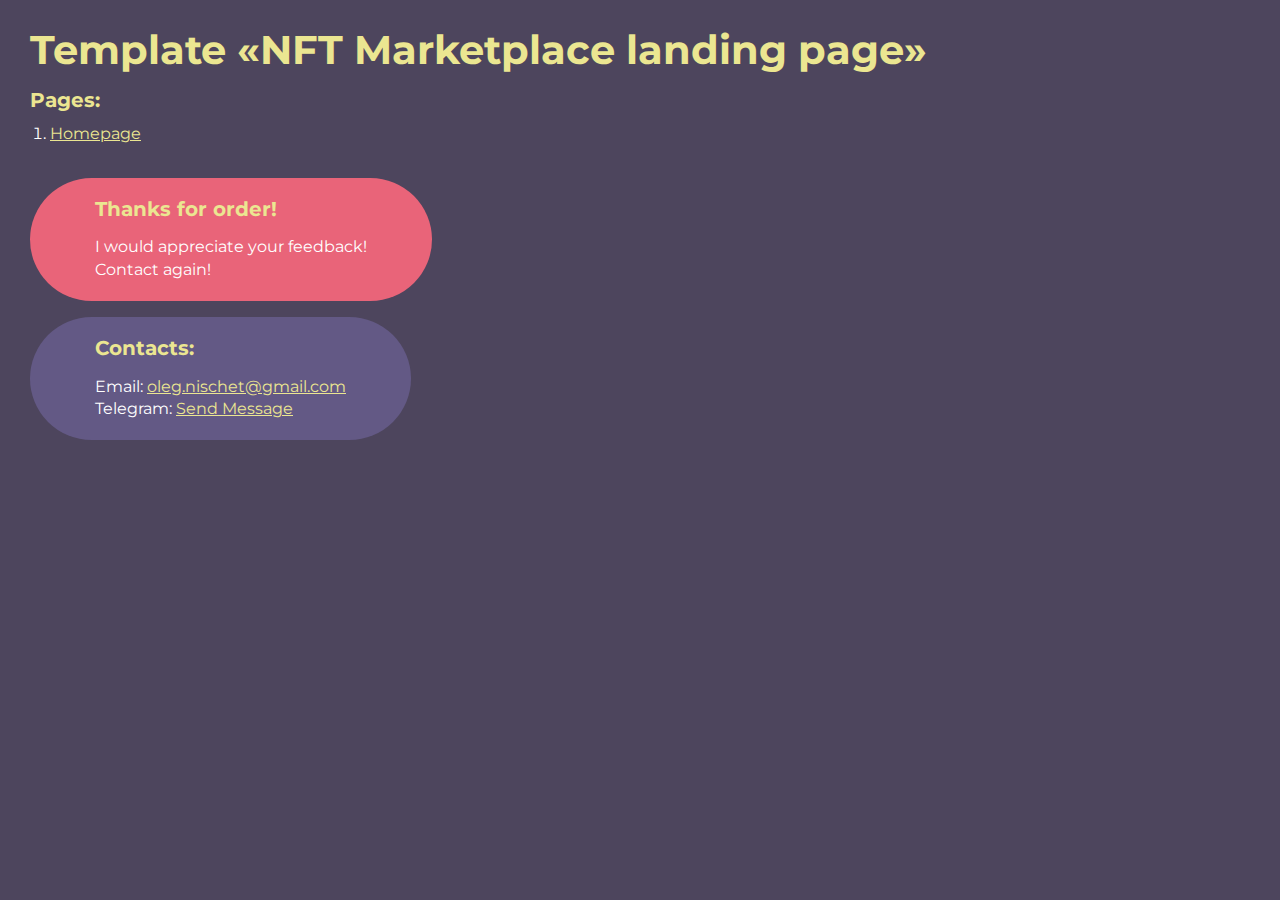
<file: index.html>
<!DOCTYPE html>
<html>

<head>
	<meta charset="UTF-8">
	<meta name="viewport" content="width=device-width, initial-scale=1.0">
	<title>Template «NFT Marketplace landing page»</title>
</head>

<body>
	<div class="rootpage">
		<h1>Template «NFT Marketplace landing page»</h1>
		<h2>Pages:</h2>
		<ol class="rootpage__list">
			<li><a target="_blank" href="home.html">Homepage</a></li>
		</ol>
		<div class="rootpage__tnx">
			<h2>Thanks for order!</h2>
			<p>I would appreciate your feedback!</p>
			<p>Contact again!</p>
		</div>
		<div class="rootpage__contacts">
			<h2>Contacts:</h2>
			<p>Email: <a href="mailto:oleg.nischet@gmail.com">oleg.nischet@gmail.com</a></p>
			<p>Telegram: <a href="https://t.me/oleg_nishchet">Send Message</a></p>
		</div>
	</div>
</body>
<style>
	@charset "UTF-8";
	@import url("https://fonts.googleapis.com/css?family=Montserrat:regular,700&display=swap");

	*,
	*::before,
	*::after {
		padding: 0px;
		margin: 0px;
		border: 0px;
		box-sizing: border-box;
	}

	html,
	body {
		height: 100%;
		margin: 0;
		padding: 0;
		min-width: 320px;
		width: 100%;
		color: #fff;
		background-color: #4D455D;

	}

	body {
		font-family: Montserrat;
		font-size: 100%;
		line-height: 1;
		font-size: 1rem;
	}

	a {
		text-decoration: underline;
		color: #ebe691
	}

	a:visited {
		text-decoration: underline;
		color: #aaa768;
	}

	a:hover {
		text-decoration: none;
	}

	ul li {
		list-style: none;
	}

	img {
		vertical-align: top;
	}

	.wrapper {
		width: 100%;
		min-height: 100%;
		overflow: hidden;
	}

	.rootpage {
		padding: 30px;
		display: flex;
		flex-direction: column;
		align-items: flex-start;
	}

	@media (max-width: 767px) {
		.rootpage {
			padding: 30px 15px;
		}
	}

	h1 {
		color: #ebe691;
		font-size: 2.5rem;
		margin: 0px 0px 1.25rem 0px;
	}

	@media (max-width: 767px) {
		h1 {
			font-size: 1.85rem;
			margin: 0px 0px 1.25rem 0px;
		}
	}

	h2 {
		color: #ebe691;
		font-size: 1.25rem;
		margin: 0px 0px 1rem 0px;
	}

	@media (max-width: 767px) {
		h2 {
			font-size: 1.125rem;
			margin: 0px 0px 1rem 0px;
		}
	}

	.rootpage__info {
		line-height: 140%;
		margin: 0px 0px 1.5rem 0px;
	}

	.rootpage__list {
		margin: 0px 0px 2.25rem 1.25rem;
	}

	.rootpage__list li:not(:last-child) {
		margin: 0px 0px 15px 0px;
	}

	.rootpage__contacts,
	.rootpage__tnx {
		border-radius: 200px;
		padding: 20px 65px;
		line-height: 140%;
	}

	@media (max-width: 767px) {

		.rootpage__contacts,
		.rootpage__tnx {
			border-radius: 40px;
			padding: 20px;
		}
	}

	.rootpage__contacts {
		background-color: #635985;

	}

	.rootpage__contacts a {
		color: #ebe691;
	}

	.rootpage__tnx {
		background-color: #E96479;
		margin: 0px 0px 1rem 0px;
	}
</style>

</html>
</file>
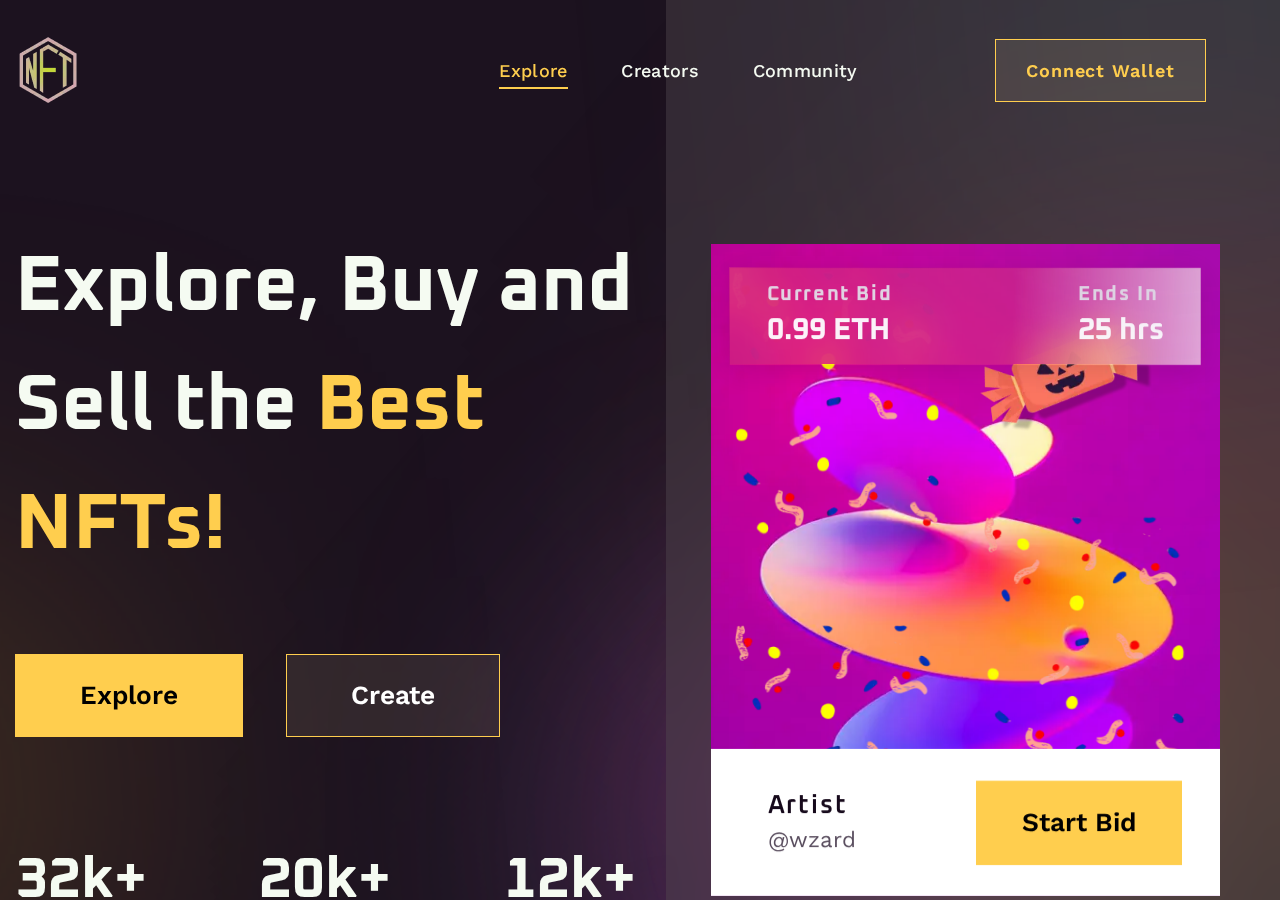
<file: home.html>
<!DOCTYPE html>
<html lang="en">

<head>
	<title>HomePage</title>
	<meta charset="UTF-8">
	<meta name="format-detection" content="telephone=no">
	<style>
		body {
			opacity: 0;
		}
	</style>
	<link rel="stylesheet" href="css/style.min.css?_v=20230323100723">
	<link rel="shortcut icon" href="favicon.ico">
	<!-- <meta name="robots" content="noindex, nofollow"> -->
	<meta name="viewport" content="width=device-width, initial-scale=1.0">
</head>

<body>
	<div class="wrapper">
		<header data-scroll="50" class="header">
			<div class="header__container">
				<a href="#" class="header__logo"><picture><source srcset="img/logo.webp" type="image/webp"><img src="img/logo.png" alt="Logo"></picture></a>
				<div class="header__menu menu">
					<nav class="menu__body">
						<ul class="menu__list">
							<li class="menu__item"><a href="" class="menu__link _active">Explore</a></li>
							<li class="menu__item"><a href="" class="menu__link">Creators</a></li>
							<li class="menu__item"><a href="" class="menu__link">Community</a></li>
						</ul>
					</nav>
				</div>
				<div class="header__actions">
					<a href="" class="header__button button button_size-small button_color-yellow">Connect Wallet</a>
					<button type="button" class="icon-menu" aria-label="Open menu on mobile devices"><span></span></button>
				</div>
			</div>
		</header>
		<main data-fullscreen data-fp class="page">
			<section data-fp-section class="page__hero hero">
				<div data-prlx-parent class="hero__container">
					<div class="hero__body">
						<div class="hero__content">
							<h1 class="hero__title title">Explore, Buy and Sell the <span>Best NFTs!</span></h1>
							<div class="hero__actions">
								<a href="" class="hero__button button  button_size-medium button_bg-yellow button_color-black">Explore</a>
								<a href="" class="hero__button button button_size-medium button_color-white">Create</a>
							</div>
							<div data-watch data-da=".hero__container,992,1" class="hero__statistics statistics-hero">
								<div class="statistics-hero__item">
									<div class="statistics-hero__value"><span>32</span>k+</div>
									<div class="statistics-hero__label">Artworks</div>
								</div>
								<div class="statistics-hero__item">
									<div class="statistics-hero__value"><span>20</span>k+</div>
									<div class="statistics-hero__label">Auctions</div>
								</div>
								<div class="statistics-hero__item">
									<div class="statistics-hero__value"><span>12</span>k+</div>
									<div class="statistics-hero__label">Creators</div>
								</div>
							</div>
						</div>
						<div class="hero__lot lot-hero">
							<div data-prlx class="lot-hero__wrapper">
								<div class="lot-hero__inner">
									<div class="lot-hero__header lot-header">
										<div class="lot-header__current-bid">
											<p class="lot-header__label">Current bid</p>
											<div class="lot-header__value">0.99 ETH</div>
										</div>
										<div class="lot-header__expiration-date">
											<p class="lot-header__label">Ends in</p>
											<div class="lot-header__value">25 hrs</div>
										</div>
									</div>
									<div class="lot-hero__bottom lot-bottom">
										<div class="lot-bottom__author lot-author">
											<div class="lot-author__name">Artist</div>
											<a href="" class="lot-author__link">@wzard</a>
										</div>
										<a href="" class="lot-bottom__button button button_size-medium button_bg-yellow button_color-black">Start Bid</a>
									</div>
									<div class="lot-hero__image"><picture><source srcset="img/hero/image.webp" type="image/webp"><img fetchpriority="high" src="img/hero/image.jpg" alt="Image"></picture></div>
									<div class="lot-hero__decor decor-lot-hero">
										<span data-prlx data-coefficient="11" class="decor-lot-hero__item decor-lot-hero__item_one"><picture><source srcset="img/hero/decor.webp" type="image/webp"><img fetchpriority="high" src="img/hero/decor.png" alt=""></picture></span>
										<span data-prlx data-coefficient="14" class="decor-lot-hero__item decor-lot-hero__item_two"><picture><source srcset="img/hero/candy.webp" type="image/webp"><img fetchpriority="high" src="img/hero/candy.png" alt=""></picture></span>
										<span data-prlx data-coefficient="20" class="decor-lot-hero__item decor-lot-hero__item_three"><picture><source srcset="img/hero/decor.webp" type="image/webp"><img fetchpriority="high" src="img/hero/decor.png" alt=""></picture></span>
										<span data-prlx data-coefficient="8" class="decor-lot-hero__item decor-lot-hero__item_four"><picture><source srcset="img/hero/decor.webp" type="image/webp"><img fetchpriority="high" src="img/hero/decor.png" alt=""></picture></span>
									</div>
								</div>
							</div>
							<span class="lot-hero__blurr-light lot-hero__blurr-light_one"></span>
							<span class="lot-hero__blurr-light lot-hero__blurr-light_two"></span>
						</div>
						<button type="button" data-goto-section=".page__auctions" class="hero__scroll-down _icon-scroll-arrow"></button>
					</div>
					<div data-watch class="hero__exchanges exchanges-hero">
						<div class="exchanges-hero__column">
							<div class="exchanges-hero__item"><img src="img/cryptocurrency_exchange/coin-base.svg" alt=""></div>
							<div class="exchanges-hero__item"><img src="img/cryptocurrency_exchange/blockchain.svg" alt=""></div>
						</div>
						<div class="exchanges-hero__column">
							<div class="exchanges-hero__item"><img src="img/cryptocurrency_exchange/binance.svg" alt=""></div>
							<div class="exchanges-hero__item"><img src="img/cryptocurrency_exchange/bitmex.svg" alt=""></div>
						</div>
					</div>
				</div>
			</section>
			<section data-fp-section class="page__auctions auctions">
				<div class="auctions__container">
					<h2 class="auctions__title title title_fs-64 title_with-decor"><span>Live Auctions</span></h2>
					<div class="auctions__controls controls-slider">
						<button type="button" class="controls-slider__btn controls-slider__btn_prev _icon-slider-arrow"></button>
						<button type="button" class="controls-slider__btn controls-slider__btn_next _icon-slider-arrow"></button>
					</div>
					<div data-watch data-watch-threshold="0.3" class="auctions__slider swiper">
						<div class="auctions__wrapper swiper-wrapper">
							<div class="auctions__slide swiper-slide">
								<article class="product-item">
									<div class="product-item__header">
										<a href="" class="product-item__image"><picture><source srcset="img/auctions/01.webp" type="image/webp"><img src="img/auctions/01.jpg" alt="Image"></picture></a>
										<div data-auction-end="02:45:15" class="product-item__expiration-time"></div>
									</div>
									<div class="product-item__body">
										<div class="product-item__info">
											<div class="product-item__content">
												<div class="product-item__avatar"><picture><source srcset="img/auctions/avatar.webp" type="image/webp"><img src="img/auctions/avatar.jpg" alt=""></picture></div>
												<h4 class="product-item__title"><a href="#" class="product-item__title-link">Virtual Art</a></h4>
												<a href="" class="product-item__createdby">by @wzard</a>
											</div>
											<button type="button" class="product-item__likes _icon-favorite">92</button>
										</div>
										<div class="product-item__price price-product">
											<div class="price-product__label">Current Bid</div>
											<div class="price-product__value">4.89 ETH</div>
										</div>
										<a href="#" class="product-item__button">Place a bid</a>
									</div>
								</article>
							</div>
							<div class="auctions__slide swiper-slide">
								<article class="product-item">
									<div class="product-item__header">
										<a href="" class="product-item__image"><picture><source srcset="img/auctions/02.webp" type="image/webp"><img src="img/auctions/02.jpg" alt="Image"></picture></a>
										<div data-auction-end="03:24:24" class="product-item__expiration-time"></div>
									</div>
									<div class="product-item__body">
										<div class="product-item__info">
											<div class="product-item__content">
												<div class="product-item__avatar"><picture><source srcset="img/auctions/avatar.webp" type="image/webp"><img src="img/auctions/avatar.jpg" alt=""></picture></div>
												<h4 class="product-item__title"><a href="#" class="product-item__title-link">Virtual Art</a></h4>
												<a href="" class="product-item__createdby">by @wzard</a>
											</div>
											<button type="button" class="product-item__likes _icon-favorite">92</button>
										</div>
										<div class="product-item__price price-product">
											<div class="price-product__label">Current Bid</div>
											<div class="price-product__value">4.89 ETH</div>
										</div>
										<a href="#" class="product-item__button">Place a bid</a>
									</div>
								</article>
							</div>
							<div class="auctions__slide swiper-slide">
								<article class="product-item">
									<div class="product-item__header">
										<a href="" class="product-item__image"><picture><source srcset="img/auctions/03.webp" type="image/webp"><img src="img/auctions/03.jpg" alt="Image"></picture></a>
										<div data-auction-end="23:14:20" class="product-item__expiration-time"></div>
									</div>
									<div class="product-item__body">
										<div class="product-item__info">
											<div class="product-item__content">
												<div class="product-item__avatar"><picture><source srcset="img/auctions/avatar.webp" type="image/webp"><img src="img/auctions/avatar.jpg" alt=""></picture></div>
												<h4 class="product-item__title"><a href="#" class="product-item__title-link">Virtual Art</a></h4>
												<a href="" class="product-item__createdby">by @wzard</a>
											</div>
											<button type="button" class="product-item__likes _icon-favorite">92</button>
										</div>
										<div class="product-item__price price-product">
											<div class="price-product__label">Current Bid</div>
											<div class="price-product__value">4.89 ETH</div>
										</div>
										<a href="#" class="product-item__button">Place a bid</a>
									</div>
								</article>
							</div>
						</div>
					</div>
					<div class="auctions__actions">
						<a href="" class="auctions__all button">View All</a>
					</div>
				</div>
			</section>
			<section data-fp-section class="page__how-work how-work">
				<div class="how-work__container">
					<h2 class="how-work__title title title_fs-64">How it works</h2>
					<div class="how-work__items">
						<article class="how-work__item item-how-work">
							<div class="item-how-work__line"></div>
							<div class="item-how-work__icon"><img src="img/icons/wallet.svg" alt=""></div>
							<h3 class="item-how-work__title">Set up your wallet</h3>
						</article>
						<article class="how-work__item item-how-work">
							<div class="item-how-work__line"></div>
							<div class="item-how-work__icon"><img src="img/icons/lines.svg" alt=""></div>
							<h3 class="item-how-work__title">Create your collection</h3>
						</article>
						<article class="how-work__item item-how-work">
							<div class="item-how-work__line"></div>
							<div class="item-how-work__icon"><img src="img/icons/add.svg" alt=""></div>
							<h3 class="item-how-work__title">Add your NFTs</h3>
						</article>
						<article class="how-work__item item-how-work">
							<div class="item-how-work__line"></div>
							<div class="item-how-work__icon"><img src="img/icons/listsvg.svg" alt=""></div>
							<h3 class="item-how-work__title">List them for sale</h3>
						</article>
					</div>
				</div>
			</section>
			<section data-fp-section class="page__colections colections">
				<div class="colections__container">
					<h2 class="colections__title title title_fs-64 title_with-decor title_decor-red"><span>Popular Collections</span></h2>
					<div class="colections__body">
						<div class="colections__slider swiper">
							<div class="colections__wrapper swiper-wrapper">
								<div class="colections__slide swiper-slide">
									<div class="colections__item item-colection">
										<a href="" class="item-colection__image-ibg"><picture><source srcset="img/collections/01.webp" type="image/webp"><img src="img/collections/01.jpg" alt=""></picture></a>
										<div class="item-colection__content">
											<div class="item-colection__user">
												<div class="item-colection__avatar"><picture><source srcset="img/collections/avatar.webp" type="image/webp"><img src="img/collections/avatar.jpg" alt=""></picture></div>
												<a href="" class="item-colection__user-link">@wzard</a>
											</div>
											<div class="item-colection__code">ERC-721</div>
										</div>
									</div>
								</div>
								<div class="colections__slide swiper-slide">
									<div class="colections__item item-colection">
										<a href="" class="item-colection__image-ibg"><picture><source srcset="img/collections/02.webp" type="image/webp"><img src="img/collections/02.jpg" alt=""></picture></a>
										<div class="item-colection__content">
											<div class="item-colection__user">
												<div class="item-colection__avatar"><picture><source srcset="img/collections/avatar.webp" type="image/webp"><img src="img/collections/avatar.jpg" alt=""></picture></div>
												<a href="" class="item-colection__user-link">@wzard</a>
											</div>
											<div class="item-colection__code">ERC-721</div>
										</div>
									</div>
								</div>
								<div class="colections__slide swiper-slide">
									<div class="colections__item item-colection">
										<a href="" class="item-colection__image-ibg"><picture><source srcset="img/collections/03.webp" type="image/webp"><img src="img/collections/03.jpg" alt=""></picture></a>
										<div class="item-colection__content">
											<div class="item-colection__user">
												<div class="item-colection__avatar"><picture><source srcset="img/collections/avatar.webp" type="image/webp"><img src="img/collections/avatar.jpg" alt=""></picture></div>
												<a href="" class="item-colection__user-link">@wzard</a>
											</div>
											<div class="item-colection__code">ERC-721</div>
										</div>
									</div>
								</div>
								<div class="colections__slide swiper-slide">
									<div class="colections__item item-colection">
										<a href="" class="item-colection__image-ibg"><picture><source srcset="img/collections/02.webp" type="image/webp"><img src="img/collections/02.jpg" alt=""></picture></a>
										<div class="item-colection__content">
											<div class="item-colection__user">
												<div class="item-colection__avatar"><picture><source srcset="img/collections/avatar.webp" type="image/webp"><img src="img/collections/avatar.jpg" alt=""></picture></div>
												<a href="" class="item-colection__user-link">@wzard</a>
											</div>
											<div class="item-colection__code">ERC-721</div>
										</div>
									</div>
								</div>
							</div>
							<div class="colections__controls controls-slider">
								<button type="button" class="controls-slider__btn controls-slider__btn_prev _icon-slider-arrow"></button>
								<button type="button" class="controls-slider__btn controls-slider__btn_next _icon-slider-arrow"></button>
							</div>
						</div>
					</div>
					<div class="colections__actions">
						<a href="" class="colections__all button">View All</a>
					</div>
				</div>
			</section>
			<section data-fp-section class="page__categories categories">
				<div class="categories__container">
					<h2 class="categories__title title title_fs-64 title_with-decor"><span>Explore By Categories</span></h2>
					<div class="categories__controls controls-slider">
						<button type="button" class="controls-slider__btn controls-slider__btn_prev _icon-slider-arrow"></button>
						<button type="button" class="controls-slider__btn controls-slider__btn_next _icon-slider-arrow"></button>
					</div>
					<div class="categories__slider swiper">
						<div class="categories__wrapper swiper-wrapper">
							<div class="categories__slide swiper-slide">
								<article class="product-item product-item_categories">
									<div class="product-item__header">
										<a href="" class="product-item__image"><picture><source srcset="img/categories/01.webp" type="image/webp"><img src="img/categories/01.jpg" alt=""></picture></a>
									</div>
									<div class="product-item__body">
										<div class="product-item__info">
											<div class="product-item__content">
												<div class="product-item__avatar"><picture><source srcset="img/auctions/avatar.webp" type="image/webp"><img src="img/auctions/avatar.jpg" alt=""></picture></div>
												<h4 class="product-item__title"><a href="#" class="product-item__title-link">Virtual Art</a></h4>
												<a href="" class="product-item__createdby">by @wzard</a>
											</div>
											<button type="button" class="product-item__likes _icon-favorite">92</button>
										</div>
										<div class="product-item__price price-product">
											<div class="price-product__label">Current Bid</div>
											<div class="price-product__value">4.89 ETH</div>
										</div>
										<a href="#" class="product-item__button product-item__button_category">Place a bid</a>
									</div>
								</article>
							</div>
							<div class="categories__slide swiper-slide">
								<article class="product-item product-item_categories">
									<div class="product-item__header">
										<a href="" class="product-item__image"><picture><source srcset="img/categories/02.webp" type="image/webp"><img src="img/categories/02.jpg" alt=""></picture></a>
									</div>
									<div class="product-item__body">
										<div class="product-item__info">
											<div class="product-item__content">
												<div class="product-item__avatar"><picture><source srcset="img/auctions/avatar.webp" type="image/webp"><img src="img/auctions/avatar.jpg" alt=""></picture></div>
												<h4 class="product-item__title"><a href="#" class="product-item__title-link">Virtual Art</a></h4>
												<a href="" class="product-item__createdby">by @wzard</a>
											</div>
											<button type="button" class="product-item__likes _icon-favorite">92</button>
										</div>
										<div class="product-item__price price-product">
											<div class="price-product__label">Current Bid</div>
											<div class="price-product__value">4.89 ETH</div>
										</div>
										<a href="#" class="product-item__button product-item__button_category">Place a bid</a>
									</div>
								</article>
							</div>
							<div class="categories__slide swiper-slide">
								<article class="product-item product-item_categories">
									<div class="product-item__header">
										<a href="" class="product-item__image"><picture><source srcset="img/categories/03.webp" type="image/webp"><img src="img/categories/03.jpg" alt=""></picture></a>
									</div>
									<div class="product-item__body">
										<div class="product-item__info">
											<div class="product-item__content">
												<div class="product-item__avatar"><picture><source srcset="img/auctions/avatar.webp" type="image/webp"><img src="img/auctions/avatar.jpg" alt=""></picture></div>
												<h4 class="product-item__title"><a href="#" class="product-item__title-link">Virtual Art</a></h4>
												<a href="" class="product-item__createdby">by @wzard</a>
											</div>
											<button type="button" class="product-item__likes _icon-favorite">92</button>
										</div>
										<div class="product-item__price price-product">
											<div class="price-product__label">Current Bid</div>
											<div class="price-product__value">4.89 ETH</div>
										</div>
										<a href="#" class="product-item__button product-item__button_category">Place a bid</a>
									</div>
								</article>
							</div>
							<div class="categories__slide swiper-slide">
								<article class="product-item product-item_categories">
									<div class="product-item__header">
										<a href="" class="product-item__image"><picture><source srcset="img/categories/01.webp" type="image/webp"><img src="img/categories/01.jpg" alt=""></picture></a>
									</div>
									<div class="product-item__body">
										<div class="product-item__info">
											<div class="product-item__content">
												<div class="product-item__avatar"><picture><source srcset="img/auctions/avatar.webp" type="image/webp"><img src="img/auctions/avatar.jpg" alt=""></picture></div>
												<h4 class="product-item__title"><a href="#" class="product-item__title-link">Virtual Art</a></h4>
												<a href="" class="product-item__createdby">by @wzard</a>
											</div>
											<button type="button" class="product-item__likes _icon-favorite">92</button>
										</div>
										<div class="product-item__price price-product">
											<div class="price-product__label">Current Bid</div>
											<div class="price-product__value">4.89 ETH</div>
										</div>
										<a href="#" class="product-item__button product-item__button_category">Place a bid</a>
									</div>
								</article>
							</div>
						</div>
					</div>
					<div class="categories__actions">
						<a href="" class="categories__all button">View All</a>
					</div>
				</div>
			</section>
			<section data-fp-section class="page__creators creators">
				<div class="creators__container">
					<h2 class="creators__title title title_fs-64 title_with-decor title_decor-red"><span>Top Creators</span></h2>
					<div class="creators__list">
						<div class="creators__item item-creator">
							<div class="item-creator__user creator-user">
								<div class="creator-user__avatar"><picture><source srcset="img/creators/01.webp" type="image/webp"><img src="img/creators/01.jpg" alt=""></picture></div>
								<div class="creator-user__info">
									<a href="" class="creator-user__name">Wzard Dee</a>
									<div class="creator-user__earn">4.89 ETH</div>
								</div>
							</div>
							<div class="item-creator__quantity"><span>33</span>Items</div>
						</div>
						<div class="creators__item item-creator">
							<div class="item-creator__user creator-user">
								<div class="creator-user__avatar"><picture><source srcset="img/creators/02.webp" type="image/webp"><img src="img/creators/02.jpg" alt=""></picture></div>
								<div class="creator-user__info">
									<a href="" class="creator-user__name">Wzard Dee</a>
									<div class="creator-user__earn">244.89 ETH</div>
								</div>
							</div>
							<div class="item-creator__quantity"><span>313</span>Items</div>
						</div>
						<div class="creators__item item-creator">
							<div class="item-creator__user creator-user">
								<div class="creator-user__avatar"><picture><source srcset="img/creators/03.webp" type="image/webp"><img src="img/creators/03.jpg" alt=""></picture></div>
								<div class="creator-user__info">
									<a href="" class="creator-user__name">Wzard Dee</a>
									<div class="creator-user__earn">44.89 ETH</div>
								</div>
							</div>
							<div class="item-creator__quantity"><span>63</span>Items</div>
						</div>
						<div class="creators__item item-creator">
							<div class="item-creator__user creator-user">
								<div class="creator-user__avatar"><picture><source srcset="img/creators/04.webp" type="image/webp"><img src="img/creators/04.jpg" alt=""></picture></div>
								<div class="creator-user__info">
									<a href="" class="creator-user__name">Wzard Dee</a>
									<div class="creator-user__earn">24.89 ETH</div>
								</div>
							</div>
							<div class="item-creator__quantity"><span>15</span>Items</div>
						</div>
					</div>
					<div class="creators__actions">
						<a href="" class="creators__all button">View All</a>
					</div>
				</div>
			</section>
			<section data-fp-section class="page__subscribe subscribe">
				<div class="subscribe__body">
					<div class="subscribe__container">
						<h2 class="subscribe__title title title_fs-64">Ready for Next NFT Drop?</h2>
						<form action="#" class="subscribe__form form-subscribe">
							<div class="form-subscribe__column">
								<input autocomplete="off" type="email" name="form[]" data-required="email" data-error="Please fill field" placeholder="info@gmail.com" class="input">
							</div>
							<div class="form-subscribe__column">
								<button type="submit" class="form-subscribe__button button button_bg-yellow button_color-black">Subscribe</button>
							</div>
						</form>
					</div>
				</div>
				<footer class="footer">
					<div class="footer__container">
						<a href="#" class="footer__logo"><picture><source srcset="img/footer-logo.webp" type="image/webp"><img src="img/footer-logo.png" alt="Logo"></picture></a>
						<div class="footer__info">
							<div class="footer__text text">
								<p>Nec, enim sed lacus, magna pharetra. Phasellus tincidunt nulla pharetra gravida est. </p>
							</div>
							<div data-da=".footer__container, 767.98,last" class="footer__bottom">
								<ul class="footer__socials socials">
									<li class="socials__item"><a href="" class="socials__link _icon-you-tube"></a></li>
									<li class="socials__item"><a href="" class="socials__link _icon-twitter"></a></li>
									<li class="socials__item"><a href="" class="socials__link _icon-facebook"></a></li>
									<li class="socials__item"><a href="" class="socials__link _icon-google"></a></li>
								</ul>
								<div class=" footer__copy text">
									<p>All rights reserved@2023</p>
								</div>
							</div>
						</div>
						<nav class="footer__menu menu-footer">
							<div class="menu-footer__title">About Us</div>
							<div class="menu-footer__title">Support</div>
							<ul class="menu-footer__list">
								<li class="menu-footer__item"><a href="" class="menu-footer__link">About NFTs</a></li>
								<li class="menu-footer__item"><a href="" class="menu-footer__link">Live Auctions</a></li>
								<li class="menu-footer__item"><a href="" class="menu-footer__link">NFT Blog</a></li>
								<li class="menu-footer__item"><a href="" class="menu-footer__link">Activity</a></li>
							</ul>
							<ul class="menu-footer__list">
								<li class="menu-footer__item"><a href="" class="menu-footer__link">Help & Support</a></li>
								<li class="menu-footer__item"><a href="" class="menu-footer__link">Item Details</a></li>
								<li class="menu-footer__item"><a href="" class="menu-footer__link">Author Profile</a></li>
								<li class="menu-footer__item"><a href="" class="menu-footer__link">Collection</a></li>
							</ul>
						</nav>
					</div>
				</footer>
			</section>
		</main>

	</div>
	<script src="js/app.min.js?_v=20230323100723"></script>
</body>

</html>
</file>
<file: css/style.min.css>
@charset "UTF-8";@import url(https://fonts.googleapis.com/css?family=Work+Sans:regular,500,600,700&display=swap);@import url(https://fonts.googleapis.com/css?family=Oxanium:500,600,700&display=swap);@font-face{font-family:icons;font-display:swap;src:url(../fonts/icons.woff2) format("woff2"),url(../fonts/icons.woff) format("woff");font-weight:400;font-style:normal}[class*=_icon-]:before{font-family:icons;font-style:normal;font-weight:400;font-variant:normal;text-transform:none;line-height:1;-webkit-font-smoothing:antialiased;-moz-osx-font-smoothing:grayscale}[class*=_icon-]:before{display:block}._icon-facebook:before{content:"\e900"}._icon-favorite:before{content:"\e901"}._icon-google:before{content:"\e902"}._icon-scroll-arrow:before{content:"\e903"}._icon-slider-arrow:before{content:"\e904"}._icon-twitter:before{content:"\e905"}._icon-you-tube:before{content:"\e906"}*{padding:0;margin:0;border:0}*,:after,:before{-webkit-box-sizing:border-box;box-sizing:border-box}body,html{height:100%;min-width:375px}body{color:#f5fbf2;line-height:1;font-family:"Work Sans";font-size:1.25rem;-ms-text-size-adjust:100%;-moz-text-size-adjust:100%;-webkit-text-size-adjust:100%;-webkit-font-smoothing:antialiased;-moz-osx-font-smoothing:grayscale}button,input,textarea{font-family:"Work Sans";font-size:inherit}button{cursor:pointer;color:inherit;background-color:transparent}a{color:inherit;text-decoration:none}ul li{list-style:none}img{vertical-align:top}h1,h2,h3,h4,h5,h6{font-weight:inherit;font-size:inherit}body{background-color:#1c121f}.lock body{overflow:hidden;-ms-touch-action:none;touch-action:none;-ms-scroll-chaining:none;overscroll-behavior:none}.loaded body{opacity:1}.wrapper{min-height:100%;display:-webkit-box;display:-ms-flexbox;display:flex;-webkit-box-orient:vertical;-webkit-box-direction:normal;-ms-flex-direction:column;flex-direction:column;overflow:hidden}@supports (overflow:clip){.wrapper{overflow:clip}}.wrapper>main{-webkit-box-flex:1;-ms-flex:1 1 auto;flex:1 1 auto}.wrapper>*{min-width:0}[class*=__container]{max-width:91.875rem;margin:0 auto;padding:0 .9375rem}input[type=email],input[type=tel],input[type=text],textarea{-webkit-appearance:none;-moz-appearance:none;appearance:none}.input{border-radius:0;width:100%;display:block;height:5.9375rem;border:1px solid #e7b226;font-size:1.5rem;line-height:1.125;background-color:transparent;color:#f5fbf2}.input::-webkit-input-placeholder{color:#a48ea9}.input::-moz-placeholder{color:#a48ea9}.input:-ms-input-placeholder{color:#a48ea9}.input::-ms-input-placeholder{color:#a48ea9}.input::placeholder{color:#a48ea9}.input._form-error{border-color:red}.input[placeholder]:not([data-placeholder-nohiden])::-webkit-input-placeholder{-webkit-transition:opacity .3s;transition:opacity .3s}.input[placeholder]:not([data-placeholder-nohiden])::-moz-placeholder{-moz-transition:opacity .3s;transition:opacity .3s}.input[placeholder]:not([data-placeholder-nohiden]):-ms-input-placeholder{-ms-transition:opacity .3s;transition:opacity .3s}.input[placeholder]:not([data-placeholder-nohiden])::-ms-input-placeholder{-ms-transition:opacity .3s;transition:opacity .3s}.input[placeholder]:not([data-placeholder-nohiden])::placeholder{-webkit-transition:opacity .3s;-o-transition:opacity .3s;transition:opacity .3s}.input[placeholder]:not([data-placeholder-nohiden]):focus::-webkit-input-placeholder{opacity:0}.input[placeholder]:not([data-placeholder-nohiden]):focus::-moz-placeholder{opacity:0}.input[placeholder]:not([data-placeholder-nohiden]):focus:-ms-input-placeholder{opacity:0}.input[placeholder]:not([data-placeholder-nohiden]):focus::-ms-input-placeholder{opacity:0}.input[placeholder]:not([data-placeholder-nohiden]):focus::placeholder{opacity:0}textarea.input{resize:none;padding:0 0}.fp-init body{overflow:hidden;-ms-touch-action:none;touch-action:none;-ms-scroll-chaining:none;overscroll-behavior:none}[data-fp]{min-height:100vh}.touch [data-fp]{min-height:calc(var(--vh,1vh) * 100)}.fp-init [data-fp]{z-index:1;-ms-touch-action:none;touch-action:none;position:relative;overflow:hidden}.fp-switching [data-fp-section]{-ms-touch-action:none;touch-action:none}.fp-init [data-fp-section]{position:absolute;top:0;left:0;right:0;bottom:0;width:100%;height:100%;overflow-y:auto;overflow-x:hidden}.fp-init .cards-mode [data-fp-section],.fp-init .slider-mode [data-fp-section]{-webkit-transition:-webkit-transform .8s cubic-bezier(.55,.085,0,.99) 0s;transition:-webkit-transform .8s cubic-bezier(.55,.085,0,.99) 0s;-o-transition:transform .8s cubic-bezier(.55,.085,0,.99) 0s;transition:transform .8s cubic-bezier(.55,.085,0,.99) 0s;transition:transform .8s cubic-bezier(.55,.085,0,.99) 0s,-webkit-transform .8s cubic-bezier(.55,.085,0,.99) 0s}.fp-init .fade-mode [data-fp-section]{-webkit-transition:opacity .5s ease-in-out 0s,visibility .5s ease-in-out 0s;-o-transition:opacity .5s ease-in-out 0s,visibility .5s ease-in-out 0s;transition:opacity .5s ease-in-out 0s,visibility .5s ease-in-out 0s}.fp-bullets{position:fixed;top:50%;-webkit-transform:translate(0,-50%);-ms-transform:translate(0,-50%);transform:translate(0,-50%);right:2.5rem;max-height:100%;display:-webkit-box;display:-ms-flexbox;display:flex;-webkit-box-orient:vertical;-webkit-box-direction:normal;-ms-flex-direction:column;flex-direction:column;-ms-flex-wrap:wrap;flex-wrap:wrap;-webkit-box-align:center;-ms-flex-align:center;align-items:center;-webkit-box-pack:center;-ms-flex-pack:center;justify-content:center;z-index:2;gap:.625rem}.fp-bullets .fp-bullet{cursor:pointer;width:1.25rem;height:1.25rem;-webkit-box-flex:0;-ms-flex:0 0 1.25rem;flex:0 0 1.25rem;border-radius:.625rem;background-color:#100c46;-webkit-box-shadow:0 0 .1875rem #6257fe,0 0 1.875rem rgba(255,255,255,.8);box-shadow:0 0 .1875rem #6257fe,0 0 1.875rem rgba(255,255,255,.8);border:.0625rem solid #fff;opacity:.6;-webkit-transition:opacity .4s ease-in-out 0s,background-color .4s ease-in-out 0s,-webkit-transform .4s ease-in-out 0s,-webkit-box-shadow .4s ease-in-out 0s;transition:opacity .4s ease-in-out 0s,background-color .4s ease-in-out 0s,-webkit-transform .4s ease-in-out 0s,-webkit-box-shadow .4s ease-in-out 0s;-o-transition:transform .4s ease-in-out 0s,opacity .4s ease-in-out 0s,background-color .4s ease-in-out 0s,box-shadow .4s ease-in-out 0s;transition:transform .4s ease-in-out 0s,opacity .4s ease-in-out 0s,background-color .4s ease-in-out 0s,box-shadow .4s ease-in-out 0s;transition:transform .4s ease-in-out 0s,opacity .4s ease-in-out 0s,background-color .4s ease-in-out 0s,box-shadow .4s ease-in-out 0s,-webkit-transform .4s ease-in-out 0s,-webkit-box-shadow .4s ease-in-out 0s}.fp-bullets .fp-bullet-active{opacity:1;background-color:#6257fe;-webkit-transform:translate3D(-.3125rem,-.125rem,0);-ms-transform:translate3D(-.3125rem,-.125rem,0);transform:translate3D(-.3125rem,-.125rem,0);-webkit-box-shadow:.3125rem .125rem .1875rem #100c46,0 0 1.875rem rgba(255,255,255,.8);box-shadow:.3125rem .125rem .1875rem #100c46,0 0 1.875rem rgba(255,255,255,.8)}[class*=-ibg]{position:relative}[class*=-ibg] img{position:absolute;width:100%;height:100%;top:0;left:0;-o-object-fit:cover;object-fit:cover}[class*=-ibg_contain] img{-o-object-fit:contain;object-fit:contain}.button{display:inline-block;text-align:center;border:1px solid #ffce4e;padding:1.5rem 4rem;line-height:1.1666666667;font-weight:500;letter-spacing:.05em;-webkit-transition:background-color .4s ease 0s,color .4s ease 0s;-o-transition:background-color .4s ease 0s,color .4s ease 0s;transition:background-color .4s ease 0s,color .4s ease 0s}.button_size-small{font-weight:600;background-color:rgba(233,215,167,.1);font-size:1.125rem!important;padding:1.25rem 1.875rem}.button_size-medium{letter-spacing:normal;font-weight:600;background-color:rgba(233,215,167,.1);line-height:1.2857142857}.button_color-yellow{color:#ffce4e}.button_bg-yellow{background-color:#ffce4e}.button_color-black{color:#000}.button_color-white{color:#fff}.title{font-family:Oxanium;line-height:1.5294117647;font-weight:700}.title span{color:#ffce4e}.title_fs-64{line-height:1.21875}.title_with-decor{text-align:center}.title_with-decor span{position:relative;color:inherit}.title_with-decor span::before{content:"";position:absolute;top:0;left:0;display:inline-block;border-radius:50%;z-index:-1;background-color:#8613a5;-webkit-transform:translate(-27.2727272727%,-20.9090909091%);-ms-transform:translate(-27.2727272727%,-20.9090909091%);transform:translate(-27.2727272727%,-20.9090909091%)}.title_decor-red span::before{background-color:#e03054}.active-section .title{-webkit-transition-duration:1s;-o-transition-duration:1s;transition-duration:1s;-webkit-transition-delay:.4s;-o-transition-delay:.4s;transition-delay:.4s}.controls-slider{display:-webkit-box;display:-ms-flexbox;display:flex;-webkit-box-align:center;-ms-flex-align:center;align-items:center;-webkit-box-pack:end;-ms-flex-pack:end;justify-content:flex-end}.controls-slider__btn{-webkit-transition:color .3s ease 0s,opacity .3s ease 0s;-o-transition:color .3s ease 0s,opacity .3s ease 0s;transition:color .3s ease 0s,opacity .3s ease 0s}.controls-slider__btn_prev::before{-webkit-transform:rotate(-180deg);-ms-transform:rotate(-180deg);transform:rotate(-180deg)}.controls-slider__btn.swiper-button-disabled{cursor:default;opacity:.3}.product-item{background-color:#3d2942;position:relative}.product-item_categories .product-item__header{padding-bottom:87.2%}.product-item_categories .product-item__header::before{content:"";position:absolute;width:100%;height:100%;top:0;left:0;z-index:2;opacity:0;-webkit-transition:opacity .3s ease 0s;-o-transition:opacity .3s ease 0s;transition:opacity .3s ease 0s;background-color:rgba(0,0,0,.65)}.product-item_categories .product-item__likes{font-size:1.5rem}.product-item_categories .product-item__likes::before{font-size:1.375rem}.product-item_categories .price-product__label{font-size:1.25rem}.product-item__header{position:relative;padding-bottom:72.5252525253%}.product-item__image{position:absolute;width:100%;height:100%;top:0;left:0}.product-item__image img{position:absolute;width:100%;height:100%;top:0;left:0;-o-object-fit:cover;object-fit:cover}.product-item__expiration-time{position:absolute;bottom:0;left:0;padding:.9375rem 2.8125rem;text-align:center;font-weight:600;font-size:1.5rem;letter-spacing:.02em;background:-o-linear-gradient(324.67deg,#8613a5 18.61%,rgba(250,250,250,.65) 137.4%);background:linear-gradient(125.33deg,#8613a5 18.61%,rgba(250,250,250,.65) 137.4%);opacity:.95;-webkit-box-shadow:0 4px 30px rgba(0,0,0,.12);box-shadow:0 4px 30px rgba(0,0,0,.12);-webkit-backdrop-filter:blur(22.5px);backdrop-filter:blur(22.5px);min-width:12.1875rem}.product-item__info{display:-webkit-box;display:-ms-flexbox;display:flex;-webkit-box-align:center;-ms-flex-align:center;align-items:center;-ms-flex-wrap:wrap;flex-wrap:wrap;gap:.9375rem}.product-item__content{-webkit-box-flex:1;-ms-flex:1 1 auto;flex:1 1 auto;display:-ms-grid;display:grid;-ms-grid-columns:3.375rem auto;grid-template-columns:3.375rem auto;-ms-grid-rows:auto auto;grid-template-rows:auto auto;-webkit-box-align:end;-ms-flex-align:end;align-items:end;-webkit-box-pack:start;-ms-flex-pack:start;justify-content:start}.product-item__avatar{-ms-grid-row-align:center;align-self:center;-ms-grid-row:1;-ms-grid-row-span:2;grid-row:1/span 2;width:3.375rem;height:3.375rem;border-radius:50%;overflow:hidden}.product-item__avatar img{max-width:100%;-webkit-transform:scale(1.02);-ms-transform:scale(1.02);transform:scale(1.02)}.product-item__title:not(:last-child){margin-bottom:.125rem}.product-item__title-link{font-weight:500;color:#f5fbf2;line-height:1.25;-webkit-transition:color .3s ease 0s;-o-transition:color .3s ease 0s;transition:color .3s ease 0s}.product-item__createdby{-ms-flex-item-align:start;-ms-grid-row-align:start;align-self:start;line-height:1.2;color:#bdaac1;-webkit-transition:color .3s ease 0s;-o-transition:color .3s ease 0s;transition:color .3s ease 0s;word-break:break-all}.product-item__likes{-webkit-box-flex:1;-ms-flex-positive:1;flex-grow:1;justify-self:flex-end;display:-webkit-box;display:-ms-flexbox;display:flex;-webkit-box-align:center;-ms-flex-align:center;align-items:center;-webkit-box-pack:end;-ms-flex-pack:end;justify-content:flex-end;color:#76607a;line-height:1.09375;-webkit-transition:color .3s ease 0s;-o-transition:color .3s ease 0s;transition:color .3s ease 0s}.product-item__likes::before{margin-right:.75rem;font-size:1.625rem}.product-item__price{justify-self:flex-start}.product-item__button{display:block;width:100%;text-align:center;padding:1.3125rem 1.875rem;background-color:rgba(233,215,167,.1);border:1px solid #fde8b3;font-weight:500;font-size:1.5rem;line-height:1.4583333333;letter-spacing:.05em;color:#fff;-webkit-transition:background-color .3s ease 0s,border-color .3s ease 0s;-o-transition:background-color .3s ease 0s,border-color .3s ease 0s;transition:background-color .3s ease 0s,border-color .3s ease 0s}.product-item__button_category{min-width:15rem;background-color:#ffce4e;color:#000;font-weight:600;-webkit-transition:background-color .3s ease 0s .3s ease 0s,visibility .3s ease 0s;-o-transition:background-color .3s ease 0s .3s ease 0s,visibility .3s ease 0s;transition:background-color .3s ease 0s .3s ease 0s,visibility .3s ease 0s}.price-product{display:-webkit-box;display:-ms-flexbox;display:flex;-webkit-box-align:start;-ms-flex-align:start;align-items:flex-start;-webkit-box-pack:justify;-ms-flex-pack:justify;justify-content:space-between;gap:.9375rem;line-height:1.4583333333;font-size:1.5rem}.price-product__label{color:#c6bfc8}.price-product__value{font-family:Oxanium;font-weight:700}.socials{display:-webkit-box;display:-ms-flexbox;display:flex;-ms-flex-wrap:wrap;flex-wrap:wrap;row-gap:.625rem;-webkit-box-align:center;-ms-flex-align:center;align-items:center}.socials__link{font-size:1.75rem;color:#d53d5c;-webkit-transition:color .3s ease 0s;-o-transition:color .3s ease 0s;transition:color .3s ease 0s}.text{font-weight:500;line-height:1.8;color:#96839b}.text p:not(:last-child){margin-bottom:.9375rem}.creators__item,.hero__actions,.subscribe__form,.title{-webkit-transform:translate(0,4.375rem);-ms-transform:translate(0,4.375rem);transform:translate(0,4.375rem);opacity:0;-webkit-transition:opacity .3s ease 0s,-webkit-transform .3s ease 0s;transition:opacity .3s ease 0s,-webkit-transform .3s ease 0s;-o-transition:transform .3s ease 0s,opacity .3s ease 0s;transition:transform .3s ease 0s,opacity .3s ease 0s;transition:transform .3s ease 0s,opacity .3s ease 0s,-webkit-transform .3s ease 0s}.previous-section .creators__item,.previous-section .hero__actions,.previous-section .subscribe__form,.previous-section .title{-webkit-transform:translate(0,-4.375rem);-ms-transform:translate(0,-4.375rem);transform:translate(0,-4.375rem)}.active-section .creators__item,.active-section .hero__actions,.active-section .subscribe__form,.active-section .title{-webkit-transform:translate(0,0);-ms-transform:translate(0,0);transform:translate(0,0);opacity:1}.next-section .creators__item,.next-section .hero__actions,.next-section .subscribe__form,.next-section .title{-webkit-transform:translate(0,4.375rem);-ms-transform:translate(0,4.375rem);transform:translate(0,4.375rem)}.auctions__actions,.categories__actions,.colections__actions,.creators__actions{-ms-flex-item-align:center;-ms-grid-row-align:center;align-self:center;opacity:0;-webkit-transform:translate(0,3.125rem);-ms-transform:translate(0,3.125rem);transform:translate(0,3.125rem);-webkit-transition:opacity .3s ease 0s,-webkit-transform .3s ease 0s;transition:opacity .3s ease 0s,-webkit-transform .3s ease 0s;-o-transition:transform .3s ease 0s,opacity .3s ease 0s;transition:transform .3s ease 0s,opacity .3s ease 0s;transition:transform .3s ease 0s,opacity .3s ease 0s,-webkit-transform .3s ease 0s}.previous-section .auctions__actions,.previous-section .categories__actions,.previous-section .colections__actions,.previous-section .creators__actions{-webkit-transform:translate(0,-3.125rem);-ms-transform:translate(0,-3.125rem);transform:translate(0,-3.125rem)}.next-section .auctions__actions,.next-section .categories__actions,.next-section .colections__actions,.next-section .creators__actions{-webkit-transform:translate(0,3.125rem);-ms-transform:translate(0,3.125rem);transform:translate(0,3.125rem)}.active-section .auctions__actions,.active-section .categories__actions,.active-section .colections__actions,.active-section .creators__actions{-webkit-transform:none;-ms-transform:none;transform:none;opacity:1;-webkit-transition-duration:1s;-o-transition-duration:1s;transition-duration:1s;-webkit-transition-delay:1.5s;-o-transition-delay:1.5s;transition-delay:1.5s}.swiper .swiper-slide>*{opacity:0;-webkit-transition:opacity .3s ease 0s,-webkit-transform .3s ease 0s;transition:opacity .3s ease 0s,-webkit-transform .3s ease 0s;-o-transition:transform .3s ease 0s,opacity .3s ease 0s;transition:transform .3s ease 0s,opacity .3s ease 0s;transition:transform .3s ease 0s,opacity .3s ease 0s,-webkit-transform .3s ease 0s;-webkit-transform:translate(0,6.25rem);-ms-transform:translate(0,6.25rem);transform:translate(0,6.25rem)}.previous-section .swiper .swiper-slide>*{-webkit-transform:translate(0,-6.25rem);-ms-transform:translate(0,-6.25rem);transform:translate(0,-6.25rem)}.active-section .swiper .swiper-slide>*{-webkit-transform:none;-ms-transform:none;transform:none;opacity:1;-webkit-transition-duration:1s;-o-transition-duration:1s;transition-duration:1s}.active-section .swiper .swiper-slide:nth-child(1)>*{-webkit-transition-delay:.5s;-o-transition-delay:.5s;transition-delay:.5s}.active-section .swiper .swiper-slide:nth-child(2)>*{-webkit-transition-delay:.7s;-o-transition-delay:.7s;transition-delay:.7s}.active-section .swiper .swiper-slide:nth-child(3)>*{-webkit-transition-delay:.9s;-o-transition-delay:.9s;transition-delay:.9s}.active-section .swiper .swiper-slide:nth-child(4)>*{-webkit-transition-delay:1.1s;-o-transition-delay:1.1s;transition-delay:1.1s}.active-section .swiper .swiper-slide:nth-child(5)>*{-webkit-transition-delay:1.3s;-o-transition-delay:1.3s;transition-delay:1.3s}.active-section .swiper .swiper-slide:nth-child(6)>*{-webkit-transition-delay:1.5s;-o-transition-delay:1.5s;transition-delay:1.5s}.active-section .swiper .swiper-slide:nth-child(7)>*{-webkit-transition-delay:1.7s;-o-transition-delay:1.7s;transition-delay:1.7s}.active-section .swiper .swiper-slide:nth-child(8)>*{-webkit-transition-delay:1.9s;-o-transition-delay:1.9s;transition-delay:1.9s}.active-section .swiper .swiper-slide:nth-child(9)>*{-webkit-transition-delay:2.1s;-o-transition-delay:2.1s;transition-delay:2.1s}.active-section .swiper .swiper-slide:nth-child(10)>*{-webkit-transition-delay:2.3s;-o-transition-delay:2.3s;transition-delay:2.3s}.swiper .controls-slider{opacity:0;-webkit-transition:opacity .3s ease 0s,-webkit-transform .3s ease 0s;transition:opacity .3s ease 0s,-webkit-transform .3s ease 0s;-o-transition:transform .3s ease 0s,opacity .3s ease 0s;transition:transform .3s ease 0s,opacity .3s ease 0s;transition:transform .3s ease 0s,opacity .3s ease 0s,-webkit-transform .3s ease 0s;-webkit-transform:translate(0,3.75rem);-ms-transform:translate(0,3.75rem);transform:translate(0,3.75rem)}.previous-section .swiper .controls-slider{-webkit-transform:translate(0,-3.75rem);-ms-transform:translate(0,-3.75rem);transform:translate(0,-3.75rem)}.active-section .swiper .controls-slider{-webkit-transform:translate(0,-50%);-ms-transform:translate(0,-50%);transform:translate(0,-50%);opacity:1;-webkit-transition-duration:1s;-o-transition-duration:1s;transition-duration:1s;-webkit-transition-delay:1.5s;-o-transition-delay:1.5s;transition-delay:1.5s}.header{position:fixed;top:0;left:0;width:100%;z-index:50;-webkit-transition:background-color .3s ease 0s;-o-transition:background-color .3s ease 0s;transition:background-color .3s ease 0s;pointer-events:none}.header._header-scroll{background-color:rgba(28,18,31,.75)}.header__container{display:-webkit-box;display:-ms-flexbox;display:flex;-webkit-box-align:center;-ms-flex-align:center;align-items:center;gap:.9375rem;min-height:8.75rem;pointer-events:auto;-webkit-transition:min-height .3s ease 0s,padding .2s ease 0s;-o-transition:min-height .3s ease 0s,padding .2s ease 0s;transition:min-height .3s ease 0s,padding .2s ease 0s}.header__logo{position:relative;z-index:2}.header__logo img{max-width:100%}.header__menu{-webkit-box-flex:1;-ms-flex:1 1 auto;flex:1 1 auto}.header__actions{-webkit-box-flex:0;-ms-flex:0 1 16.875rem;flex:0 1 16.875rem;display:-webkit-box;display:-ms-flexbox;display:flex;-webkit-box-align:center;-ms-flex-align:center;align-items:center;-ms-flex-wrap:wrap;flex-wrap:wrap;-webkit-column-gap:.9375rem;-moz-column-gap:.9375rem;column-gap:.9375rem;row-gap:.625rem}.header__button{position:relative;z-index:2}.menu-open .menu__body{right:0}.menu-open .menu__body::before{right:0}.menu__list{display:-webkit-box;display:-ms-flexbox;display:flex;-ms-flex-wrap:wrap;flex-wrap:wrap;-webkit-box-pack:end;-ms-flex-pack:end;justify-content:flex-end;-webkit-box-align:center;-ms-flex-align:center;align-items:center;row-gap:.1875rem}.menu__item{position:relative}.menu__link{font-size:1.125rem;font-weight:500;line-height:1.1666666667;letter-spacing:.02em;-webkit-transition:color .3s ease 0s;-o-transition:color .3s ease 0s;transition:color .3s ease 0s}.menu__link::after{content:"";position:absolute;bottom:-.5rem;left:0;width:100%;height:.125rem;-webkit-transform-origin:right;-ms-transform-origin:right;transform-origin:right;-webkit-transform:scaleX(0);-ms-transform:scaleX(0);transform:scaleX(0);background-color:#ffce4e;-webkit-transition:-webkit-transform .3s ease 0s;transition:-webkit-transform .3s ease 0s;-o-transition:transform .3s ease 0s;transition:transform .3s ease 0s;transition:transform .3s ease 0s,-webkit-transform .3s ease 0s}.menu__link._active{color:#ffce4e}.menu__link._active::after{-webkit-transform:scaleX(1);-ms-transform:scaleX(1);transform:scaleX(1);-webkit-transform-origin:left;-ms-transform-origin:left;transform-origin:left}.icon-menu{display:none}.footer{background-color:#251928}.footer__container{display:-webkit-box;display:-ms-flexbox;display:flex;-ms-flex-wrap:wrap;flex-wrap:wrap;-webkit-box-align:start;-ms-flex-align:start;align-items:flex-start}.footer__logo img{max-width:100%}.footer__info{-webkit-box-flex:0;-ms-flex:0 0 34.0277777778%;flex:0 0 34.0277777778%}.menu-footer{-webkit-box-flex:1;-ms-flex:1 1 auto;flex:1 1 auto;display:-ms-grid;display:grid;-ms-grid-columns:auto auto;grid-template-columns:auto auto;-ms-flex-line-pack:start;align-content:start;-webkit-box-pack:justify;-ms-flex-pack:justify;justify-content:space-between;-webkit-column-gap:3.125rem;-moz-column-gap:3.125rem;column-gap:3.125rem;row-gap:1.125rem}.menu-footer__title{font-weight:700;font-size:1.5rem;line-height:1.4583333333}.menu-footer__item:not(:last-child){margin-bottom:1.25rem}.menu-footer__link{color:#96839b;font-weight:500;-webkit-transition:color .3s ease 0s;-o-transition:color .3s ease 0s;transition:color .3s ease 0s;line-height:1.35}.hero__container{min-height:100%;display:-webkit-box;display:-ms-flexbox;display:flex;-webkit-box-orient:vertical;-webkit-box-direction:normal;-ms-flex-direction:column;flex-direction:column;-webkit-box-pack:center;-ms-flex-pack:center;justify-content:center}.hero__body{display:-webkit-box;display:-ms-flexbox;display:flex;-webkit-box-align:center;-ms-flex-align:center;align-items:center;position:relative}.hero__content{-webkit-box-flex:1;-ms-flex:1 1 auto;flex:1 1 auto;position:relative;z-index:3}.hero__title:not(:last-child){padding-bottom:.8823529412em}.hero__actions{display:-webkit-box;display:-ms-flexbox;display:flex;-webkit-box-align:center;-ms-flex-align:center;align-items:center}.active-section .hero__actions{-webkit-transition-duration:1s;-o-transition-duration:1s;transition-duration:1s;-webkit-transition-delay:.2s;-o-transition-delay:.2s;transition-delay:.2s}.hero__statistics{max-width:40.625rem}.hero__lot{z-index:2;-ms-flex-item-align:stretch;-ms-grid-row-align:stretch;align-self:stretch;position:relative}.hero__lot::before{content:"";position:absolute;width:100vw;height:100vw;bottom:0;left:0;background:rgba(79,70,78,.45);-webkit-backdrop-filter:blur(15px);backdrop-filter:blur(15px);pointer-events:none}.hero__scroll-down{cursor:pointer;position:absolute;bottom:0;right:41.6666666667%;background:rgba(109,91,114,.4);-webkit-box-shadow:0 14px 79px rgba(134,19,165,.1);box-shadow:0 14px 79px rgba(134,19,165,.1);-webkit-backdrop-filter:blur(20px);backdrop-filter:blur(20px);width:10.8333333333%;padding-bottom:10.8333333333%;border-radius:50%}.hero__scroll-down::before{position:absolute;width:100%;height:100%;top:0;left:0;display:-webkit-box;display:-ms-flexbox;display:flex;-webkit-box-align:center;-ms-flex-align:center;align-items:center;-webkit-box-pack:center;-ms-flex-pack:center;justify-content:center;-webkit-animation:scroll-down 1s ease infinite alternate;animation:scroll-down 1s ease infinite alternate}@-webkit-keyframes scroll-down{from{-webkit-transform:translate(0,-.3125rem);transform:translate(0,-.3125rem)}to{-webkit-transform:translate(0,.3125rem);transform:translate(0,.3125rem)}}@keyframes scroll-down{from{-webkit-transform:translate(0,-.3125rem);transform:translate(0,-.3125rem)}to{-webkit-transform:translate(0,.3125rem);transform:translate(0,.3125rem)}}.exchanges-hero{display:-ms-grid;display:grid;-ms-flex-pack:distribute;justify-content:space-around;-ms-grid-columns:1fr 1fr;grid-template-columns:1fr 1fr;-webkit-box-align:center;-ms-flex-align:center;align-items:center;-webkit-column-gap:1.25rem;-moz-column-gap:1.25rem;column-gap:1.25rem;row-gap:2.5rem}.exchanges-hero__column{display:-webkit-box;display:-ms-flexbox;display:flex;-webkit-box-align:center;-ms-flex-align:center;align-items:center;-ms-flex-pack:distribute;justify-content:space-around;gap:3.125rem}.exchanges-hero__item{-webkit-box-flex:1;-ms-flex:1 1 auto;flex:1 1 auto;text-align:center;opacity:0;-webkit-transform:translate(0,2.5rem);-ms-transform:translate(0,2.5rem);transform:translate(0,2.5rem);-webkit-transition:opacity .3s ease 0s,-webkit-transform .3s ease 0s;transition:opacity .3s ease 0s,-webkit-transform .3s ease 0s;-o-transition:opacity .3s ease 0s,transform .3s ease 0s;transition:opacity .3s ease 0s,transform .3s ease 0s;transition:opacity .3s ease 0s,transform .3s ease 0s,-webkit-transform .3s ease 0s}.exchanges-hero__item img{max-width:100%}.previous-section .exchanges-hero__item{-webkit-transform:translate(0,-3.75rem);-ms-transform:translate(0,-3.75rem);transform:translate(0,-3.75rem)}.exchanges-hero__item:nth-child(1){-webkit-transition-delay:0s;-o-transition-delay:0s;transition-delay:0s}.exchanges-hero__item:nth-child(2){-webkit-transition-delay:.2s;-o-transition-delay:.2s;transition-delay:.2s}.exchanges-hero__item:nth-child(3){-webkit-transition-delay:.4s;-o-transition-delay:.4s;transition-delay:.4s}.exchanges-hero__item:nth-child(4){-webkit-transition-delay:.6s;-o-transition-delay:.6s;transition-delay:.6s}.exchanges-hero__item:nth-child(5){-webkit-transition-delay:.8s;-o-transition-delay:.8s;transition-delay:.8s}._watcher-view .exchanges-hero__item{opacity:1;-webkit-transform:translate(0,0);-ms-transform:translate(0,0);transform:translate(0,0);-webkit-transition-duration:.8s;-o-transition-duration:.8s;transition-duration:.8s}.statistics-hero{display:-ms-grid;display:grid;-ms-grid-columns:(auto)[3];grid-template-columns:repeat(3,auto);-webkit-box-align:center;-ms-flex-align:center;align-items:center;-webkit-box-pack:justify;-ms-flex-pack:justify;justify-content:space-between;gap:1.25rem}.statistics-hero._dynamic_adapt_{-webkit-box-pack:space-evenly;-ms-flex-pack:space-evenly;justify-content:space-evenly;max-width:none;z-index:2}.statistics-hero__item{text-align:center;opacity:0;-webkit-transform:translate(0,1.875rem);-ms-transform:translate(0,1.875rem);transform:translate(0,1.875rem);-webkit-transition:opacity .3s ease 0s,-webkit-transform .3s ease 0s;transition:opacity .3s ease 0s,-webkit-transform .3s ease 0s;-o-transition:opacity .3s ease 0s,transform .3s ease 0s;transition:opacity .3s ease 0s,transform .3s ease 0s;transition:opacity .3s ease 0s,transform .3s ease 0s,-webkit-transform .3s ease 0s}._watcher-view .statistics-hero__item{-webkit-transform:none;-ms-transform:none;transform:none;opacity:1;-webkit-transition-duration:.8s;-o-transition-duration:.8s;transition-duration:.8s}._watcher-view .statistics-hero__item:nth-child(1){-webkit-transition-delay:0s;-o-transition-delay:0s;transition-delay:0s}._watcher-view .statistics-hero__item:nth-child(2){-webkit-transition-delay:.2s;-o-transition-delay:.2s;transition-delay:.2s}._watcher-view .statistics-hero__item:nth-child(3){-webkit-transition-delay:.4s;-o-transition-delay:.4s;transition-delay:.4s}._watcher-view .statistics-hero__item:nth-child(4){-webkit-transition-delay:.6s;-o-transition-delay:.6s;transition-delay:.6s}.statistics-hero__value{font-family:Oxanium;line-height:1.2580645161;font-weight:700}.statistics-hero__value:not(:last-child){margin-bottom:.0625rem}.statistics-hero__label{font-size:1.5rem;line-height:1.4583333333;color:#9b9e9a}.lot-hero__wrapper{max-width:35rem;pointer-events:auto}.lot-hero__inner{position:relative;padding-bottom:128.22%}.active-section .lot-hero__inner{will-change:transform}.lot-hero__header{position:absolute;width:92.5%;top:1.5rem;left:50%;-webkit-transform:translate(-50%,0);-ms-transform:translate(-50%,0);transform:translate(-50%,0);z-index:3}.lot-hero__bottom{position:absolute;bottom:0;left:0;width:100%;background-color:#fff;z-index:3}.lot-hero__image{position:absolute;width:100%;height:100%;top:0;left:0;overflow:hidden}.lot-hero__image img{position:absolute;width:105%;height:105%;top:-2.5%;left:-2.5%;-o-object-fit:cover;object-fit:cover}.lot-hero__decor{position:absolute;top:0;left:0;width:100%;height:100%;z-index:2}.lot-hero__blurr-light{position:absolute;top:0;left:0;width:100%;height:100%;z-index:-1;pointer-events:none}.lot-hero__blurr-light_one::after,.lot-hero__blurr-light_one::before{content:"";position:absolute;bottom:0}.lot-hero__blurr-light_one::before{left:7.2463768116%;width:45.2173913043%;padding-bottom:45.2173913043%;border-radius:50%;background-color:#bb00ab;-webkit-filter:blur(10.9375rem);filter:blur(10.9375rem);z-index:2}.lot-hero__blurr-light_one::after{width:64.4927536232%;padding-bottom:35.7971014493%;left:9.1304347826%;background:rgba(96,231,206,.67);will-change:transform;-webkit-transform:skew(-5deg) rotate(-142deg);-ms-transform:skew(-5deg) rotate(-142deg);transform:skew(-5deg) rotate(-142deg);-webkit-filter:blur(14.0625rem);filter:blur(14.0625rem)}.loaded .lot-hero__blurr-light_one::after{will-change:auto}.lot-hero__blurr-light_two::after,.lot-hero__blurr-light_two::before{content:"";position:absolute;-webkit-filter:blur(14.0625rem);filter:blur(14.0625rem);width:64.4927536232%;will-change:transform;padding-bottom:35.7971014493%}.loaded .lot-hero__blurr-light_two::after,.loaded .lot-hero__blurr-light_two::before{will-change:auto}.lot-hero__blurr-light_two::before{top:0;background-color:#d53d5c;left:55.2173913043%;-webkit-transform:skew(-5deg) translateY(55.0607287449%) rotate(-142deg);-ms-transform:skew(-5deg) translateY(55.0607287449%) rotate(-142deg);transform:skew(-5deg) translateY(55.0607287449%) rotate(-142deg);z-index:3}.lot-hero__blurr-light_two::after{bottom:0;z-index:4;left:48.6956521739%;background-color:rgba(231,178,38,.83);-webkit-transform:skew(-5deg) translateY(-43.7246963563%) rotate(-142deg);-ms-transform:skew(-5deg) translateY(-43.7246963563%) rotate(-142deg);transform:skew(-5deg) translateY(-43.7246963563%) rotate(-142deg)}.lot-header{background:-o-linear-gradient(357.2deg,rgba(255,137,61,.2) 60%,rgba(250,250,250,.9) 115%);background:linear-gradient(92.8deg,rgba(255,137,61,.2) 60%,rgba(250,250,250,.9) 115%);opacity:.95;-webkit-box-shadow:0 4px 30px rgba(0,0,0,.12);box-shadow:0 4px 30px rgba(0,0,0,.12);-webkit-backdrop-filter:blur(1.25rem);backdrop-filter:blur(1.25rem);background-blend-mode:overlay,normal;display:-webkit-box;display:-ms-flexbox;display:flex;-webkit-box-align:start;-ms-flex-align:start;align-items:flex-start;-webkit-box-pack:justify;-ms-flex-pack:justify;justify-content:space-between;gap:.9375rem;padding-top:.9375rem;padding-bottom:.9375rem;font-family:Oxanium}.lot-header__label{font-weight:700;font-size:1.25rem;line-height:1.1;letter-spacing:.08em;text-transform:capitalize;color:#e4dee7}.lot-header__label:not(:last-child){margin-bottom:.35em}.lot-header__value{font-weight:700;color:#fff;line-height:1.25}.lot-bottom{display:-webkit-box;display:-ms-flexbox;display:flex;-webkit-box-align:center;-ms-flex-align:center;align-items:center;-webkit-box-pack:justify;-ms-flex-pack:justify;justify-content:space-between;gap:.9375rem}.lot-bottom__button{padding-left:2.8125rem;padding-right:2.8125rem}.lot-author{color:#16091b}.lot-author__name{font-family:Oxanium;font-weight:600;line-height:1.25;letter-spacing:.07em}.lot-author__link{line-height:1.4583333333;color:#594d5e;-webkit-transition:color .3s ease 0s;-o-transition:color .3s ease 0s;transition:color .3s ease 0s}.decor-lot-hero__item{position:absolute;width:47.5%;height:39.6935933148%}.decor-lot-hero__item img{max-width:100%}.active-section .decor-lot-hero__item{will-change:transform}.decor-lot-hero__item_one{top:.625rem;left:.625rem;width:49.1071428571%;height:41.0863509749%}.decor-lot-hero__item_two{top:9.1922005571%;right:11.0714285714%;width:37.5%;height:16.713091922%}.decor-lot-hero__item_three{bottom:3.6211699164%;left:2.5%}.decor-lot-hero__item_four{top:38.1615598886%;right:.3125rem}.auctions{background:-o-linear-gradient(113.39deg,#251928 16.25%,rgba(37,25,40,0) 91.6%);background:linear-gradient(336.61deg,#251928 16.25%,rgba(37,25,40,0) 91.6%)}.auctions__container{min-height:100%;display:-webkit-box;display:-ms-flexbox;display:flex;-webkit-box-orient:vertical;-webkit-box-direction:normal;-ms-flex-direction:column;flex-direction:column;-webkit-box-pack:center;-ms-flex-pack:center;justify-content:center;padding-bottom:3.125rem;position:relative}.auctions__container::before{content:"";position:absolute;width:15.5102040816%;padding-bottom:11.3605442177%;top:0;left:8.843537415%;background-color:rgba(231,178,38,.7);-webkit-transform:translate(0,170%);-ms-transform:translate(0,170%);transform:translate(0,170%);-webkit-filter:blur(14.0625rem);filter:blur(14.0625rem);pointer-events:none}.auctions__title:not(:last-child){margin-bottom:.9375rem}.auctions__slider.swiper{overflow:visible}.auctions__controls{opacity:0;-webkit-transform:translate(0,3.125rem);-ms-transform:translate(0,3.125rem);transform:translate(0,3.125rem);-webkit-transition:opacity .3s ease 0s,-webkit-transform .3s ease 0s;transition:opacity .3s ease 0s,-webkit-transform .3s ease 0s;-o-transition:transform .3s ease 0s,opacity .3s ease 0s;transition:transform .3s ease 0s,opacity .3s ease 0s;transition:transform .3s ease 0s,opacity .3s ease 0s,-webkit-transform .3s ease 0s}.next-section .auctions__controls{-webkit-transform:translate(0,3.125rem);-ms-transform:translate(0,3.125rem);transform:translate(0,3.125rem)}.prev-section .auctions__controls{-webkit-transform:translate(0,-3.125rem);-ms-transform:translate(0,-3.125rem);transform:translate(0,-3.125rem)}.active-section .auctions__controls{opacity:1;-webkit-transform:translate(0,0);-ms-transform:translate(0,0);transform:translate(0,0);-webkit-transition-duration:1s;-o-transition-duration:1s;transition-duration:1s;-webkit-transition-delay:1s;-o-transition-delay:1s;transition-delay:1s}.auctions__actions{display:-webkit-box;display:-ms-flexbox;display:flex;gap:.9375rem;-webkit-box-pack:center;-ms-flex-pack:center;justify-content:center;-webkit-box-align:center;-ms-flex-align:center;align-items:center}.auctions__all{-ms-flex-item-align:center;-ms-grid-row-align:center;align-self:center}.how-work__container{min-height:100%;display:-webkit-box;display:-ms-flexbox;display:flex;-webkit-box-orient:vertical;-webkit-box-direction:normal;-ms-flex-direction:column;flex-direction:column;-webkit-box-pack:center;-ms-flex-pack:center;justify-content:center;padding-bottom:3.125rem;position:relative}.how-work__container::before{content:"";pointer-events:none;position:absolute;width:11.7006802721%;padding-bottom:11.4285714286%;top:0;left:50.9523809524%;background-color:#d53d5c;z-index:5;-webkit-transform:translate(0,120%);-ms-transform:translate(0,120%);transform:translate(0,120%);-webkit-filter:blur(14.0625rem);filter:blur(14.0625rem)}.how-work__title{text-align:center}.how-work__items{display:-ms-grid;display:grid;-webkit-box-align:start;-ms-flex-align:start;align-items:start;-webkit-box-pack:justify;-ms-flex-pack:justify;justify-content:space-between;grid-template-columns:repeat(auto-fit,minmax(17.5rem,auto));-webkit-column-gap:3.125rem;-moz-column-gap:3.125rem;column-gap:3.125rem;row-gap:3.125rem;position:relative}.active-section .how-work__item:nth-child(1).item-how-work:not(:last-child)::before{-webkit-transition-duration:1s;-o-transition-duration:1s;transition-duration:1s;-webkit-transition-delay:.6s;-o-transition-delay:.6s;transition-delay:.6s;opacity:1}.active-section .how-work__item:nth-child(1).item-how-work .item-how-work__line::after{-webkit-transform:translate(-60%,0) rotate(-45deg);-ms-transform:translate(-60%,0) rotate(-45deg);transform:translate(-60%,0) rotate(-45deg);opacity:1;-webkit-transition-duration:1s;-o-transition-duration:1s;transition-duration:1s;-webkit-transition-delay:.5s;-o-transition-delay:.5s;transition-delay:.5s}.active-section .how-work__item:nth-child(1).item-how-work .item-how-work__icon,.active-section .how-work__item:nth-child(1).item-how-work .item-how-work__title{opacity:1;-webkit-transform:translate(0,0);-ms-transform:translate(0,0);transform:translate(0,0);-webkit-transition-duration:.8s;-o-transition-duration:.8s;transition-duration:.8s}.active-section .how-work__item:nth-child(1).item-how-work .item-how-work__icon{-webkit-transition-delay:.5s;-o-transition-delay:.5s;transition-delay:.5s}.active-section .how-work__item:nth-child(1).item-how-work .item-how-work__title{-webkit-transition-delay:.7s;-o-transition-delay:.7s;transition-delay:.7s}.active-section .how-work__item:nth-child(2).item-how-work:not(:last-child)::before{-webkit-transition-duration:1s;-o-transition-duration:1s;transition-duration:1s;-webkit-transition-delay:1s;-o-transition-delay:1s;transition-delay:1s;opacity:1}.active-section .how-work__item:nth-child(2).item-how-work .item-how-work__line::after{-webkit-transform:translate(-60%,0) rotate(-45deg);-ms-transform:translate(-60%,0) rotate(-45deg);transform:translate(-60%,0) rotate(-45deg);opacity:1;-webkit-transition-duration:1s;-o-transition-duration:1s;transition-duration:1s;-webkit-transition-delay:.9s;-o-transition-delay:.9s;transition-delay:.9s}.active-section .how-work__item:nth-child(2).item-how-work .item-how-work__icon,.active-section .how-work__item:nth-child(2).item-how-work .item-how-work__title{opacity:1;-webkit-transform:translate(0,0);-ms-transform:translate(0,0);transform:translate(0,0);-webkit-transition-duration:.8s;-o-transition-duration:.8s;transition-duration:.8s}.active-section .how-work__item:nth-child(2).item-how-work .item-how-work__icon{-webkit-transition-delay:.9s;-o-transition-delay:.9s;transition-delay:.9s}.active-section .how-work__item:nth-child(2).item-how-work .item-how-work__title{-webkit-transition-delay:1.1s;-o-transition-delay:1.1s;transition-delay:1.1s}.active-section .how-work__item:nth-child(3).item-how-work:not(:last-child)::before{-webkit-transition-duration:1s;-o-transition-duration:1s;transition-duration:1s;-webkit-transition-delay:1.4s;-o-transition-delay:1.4s;transition-delay:1.4s;opacity:1}.active-section .how-work__item:nth-child(3).item-how-work .item-how-work__line::after{-webkit-transform:translate(-60%,0) rotate(-45deg);-ms-transform:translate(-60%,0) rotate(-45deg);transform:translate(-60%,0) rotate(-45deg);opacity:1;-webkit-transition-duration:1s;-o-transition-duration:1s;transition-duration:1s;-webkit-transition-delay:1.3s;-o-transition-delay:1.3s;transition-delay:1.3s}.active-section .how-work__item:nth-child(3).item-how-work .item-how-work__icon,.active-section .how-work__item:nth-child(3).item-how-work .item-how-work__title{opacity:1;-webkit-transform:translate(0,0);-ms-transform:translate(0,0);transform:translate(0,0);-webkit-transition-duration:.8s;-o-transition-duration:.8s;transition-duration:.8s}.active-section .how-work__item:nth-child(3).item-how-work .item-how-work__icon{-webkit-transition-delay:1.3s;-o-transition-delay:1.3s;transition-delay:1.3s}.active-section .how-work__item:nth-child(3).item-how-work .item-how-work__title{-webkit-transition-delay:1.5s;-o-transition-delay:1.5s;transition-delay:1.5s}.active-section .how-work__item:nth-child(4).item-how-work:not(:last-child)::before{-webkit-transition-duration:1s;-o-transition-duration:1s;transition-duration:1s;-webkit-transition-delay:1.8s;-o-transition-delay:1.8s;transition-delay:1.8s;opacity:1}.active-section .how-work__item:nth-child(4).item-how-work .item-how-work__line::after{-webkit-transform:translate(-60%,0) rotate(-45deg);-ms-transform:translate(-60%,0) rotate(-45deg);transform:translate(-60%,0) rotate(-45deg);opacity:1;-webkit-transition-duration:1s;-o-transition-duration:1s;transition-duration:1s;-webkit-transition-delay:1.7s;-o-transition-delay:1.7s;transition-delay:1.7s}.active-section .how-work__item:nth-child(4).item-how-work .item-how-work__icon,.active-section .how-work__item:nth-child(4).item-how-work .item-how-work__title{opacity:1;-webkit-transform:translate(0,0);-ms-transform:translate(0,0);transform:translate(0,0);-webkit-transition-duration:.8s;-o-transition-duration:.8s;transition-duration:.8s}.active-section .how-work__item:nth-child(4).item-how-work .item-how-work__icon{-webkit-transition-delay:1.7s;-o-transition-delay:1.7s;transition-delay:1.7s}.active-section .how-work__item:nth-child(4).item-how-work .item-how-work__title{-webkit-transition-delay:1.9s;-o-transition-delay:1.9s;transition-delay:1.9s}.active-section .how-work__item:nth-child(5).item-how-work:not(:last-child)::before{-webkit-transition-duration:1s;-o-transition-duration:1s;transition-duration:1s;-webkit-transition-delay:2.2s;-o-transition-delay:2.2s;transition-delay:2.2s;opacity:1}.active-section .how-work__item:nth-child(5).item-how-work .item-how-work__line::after{-webkit-transform:translate(-60%,0) rotate(-45deg);-ms-transform:translate(-60%,0) rotate(-45deg);transform:translate(-60%,0) rotate(-45deg);opacity:1;-webkit-transition-duration:1s;-o-transition-duration:1s;transition-duration:1s;-webkit-transition-delay:2.1s;-o-transition-delay:2.1s;transition-delay:2.1s}.active-section .how-work__item:nth-child(5).item-how-work .item-how-work__icon,.active-section .how-work__item:nth-child(5).item-how-work .item-how-work__title{opacity:1;-webkit-transform:translate(0,0);-ms-transform:translate(0,0);transform:translate(0,0);-webkit-transition-duration:.8s;-o-transition-duration:.8s;transition-duration:.8s}.active-section .how-work__item:nth-child(5).item-how-work .item-how-work__icon{-webkit-transition-delay:2.1s;-o-transition-delay:2.1s;transition-delay:2.1s}.active-section .how-work__item:nth-child(5).item-how-work .item-how-work__title{-webkit-transition-delay:2.3s;-o-transition-delay:2.3s;transition-delay:2.3s}.active-section .how-work__item:nth-child(6).item-how-work:not(:last-child)::before{-webkit-transition-duration:1s;-o-transition-duration:1s;transition-duration:1s;-webkit-transition-delay:2.6s;-o-transition-delay:2.6s;transition-delay:2.6s;opacity:1}.active-section .how-work__item:nth-child(6).item-how-work .item-how-work__line::after{-webkit-transform:translate(-60%,0) rotate(-45deg);-ms-transform:translate(-60%,0) rotate(-45deg);transform:translate(-60%,0) rotate(-45deg);opacity:1;-webkit-transition-duration:1s;-o-transition-duration:1s;transition-duration:1s;-webkit-transition-delay:2.5s;-o-transition-delay:2.5s;transition-delay:2.5s}.active-section .how-work__item:nth-child(6).item-how-work .item-how-work__icon,.active-section .how-work__item:nth-child(6).item-how-work .item-how-work__title{opacity:1;-webkit-transform:translate(0,0);-ms-transform:translate(0,0);transform:translate(0,0);-webkit-transition-duration:.8s;-o-transition-duration:.8s;transition-duration:.8s}.active-section .how-work__item:nth-child(6).item-how-work .item-how-work__icon{-webkit-transition-delay:2.5s;-o-transition-delay:2.5s;transition-delay:2.5s}.active-section .how-work__item:nth-child(6).item-how-work .item-how-work__title{-webkit-transition-delay:2.7s;-o-transition-delay:2.7s;transition-delay:2.7s}.active-section .how-work__item:nth-child(7).item-how-work:not(:last-child)::before{-webkit-transition-duration:1s;-o-transition-duration:1s;transition-duration:1s;-webkit-transition-delay:3s;-o-transition-delay:3s;transition-delay:3s;opacity:1}.active-section .how-work__item:nth-child(7).item-how-work .item-how-work__line::after{-webkit-transform:translate(-60%,0) rotate(-45deg);-ms-transform:translate(-60%,0) rotate(-45deg);transform:translate(-60%,0) rotate(-45deg);opacity:1;-webkit-transition-duration:1s;-o-transition-duration:1s;transition-duration:1s;-webkit-transition-delay:2.9s;-o-transition-delay:2.9s;transition-delay:2.9s}.active-section .how-work__item:nth-child(7).item-how-work .item-how-work__icon,.active-section .how-work__item:nth-child(7).item-how-work .item-how-work__title{opacity:1;-webkit-transform:translate(0,0);-ms-transform:translate(0,0);transform:translate(0,0);-webkit-transition-duration:.8s;-o-transition-duration:.8s;transition-duration:.8s}.active-section .how-work__item:nth-child(7).item-how-work .item-how-work__icon{-webkit-transition-delay:2.9s;-o-transition-delay:2.9s;transition-delay:2.9s}.active-section .how-work__item:nth-child(7).item-how-work .item-how-work__title{-webkit-transition-delay:3.1s;-o-transition-delay:3.1s;transition-delay:3.1s}.active-section .how-work__item:nth-child(8).item-how-work:not(:last-child)::before{-webkit-transition-duration:1s;-o-transition-duration:1s;transition-duration:1s;-webkit-transition-delay:3.4s;-o-transition-delay:3.4s;transition-delay:3.4s;opacity:1}.active-section .how-work__item:nth-child(8).item-how-work .item-how-work__line::after{-webkit-transform:translate(-60%,0) rotate(-45deg);-ms-transform:translate(-60%,0) rotate(-45deg);transform:translate(-60%,0) rotate(-45deg);opacity:1;-webkit-transition-duration:1s;-o-transition-duration:1s;transition-duration:1s;-webkit-transition-delay:3.3s;-o-transition-delay:3.3s;transition-delay:3.3s}.active-section .how-work__item:nth-child(8).item-how-work .item-how-work__icon,.active-section .how-work__item:nth-child(8).item-how-work .item-how-work__title{opacity:1;-webkit-transform:translate(0,0);-ms-transform:translate(0,0);transform:translate(0,0);-webkit-transition-duration:.8s;-o-transition-duration:.8s;transition-duration:.8s}.active-section .how-work__item:nth-child(8).item-how-work .item-how-work__icon{-webkit-transition-delay:3.3s;-o-transition-delay:3.3s;transition-delay:3.3s}.active-section .how-work__item:nth-child(8).item-how-work .item-how-work__title{-webkit-transition-delay:3.5s;-o-transition-delay:3.5s;transition-delay:3.5s}.item-how-work{text-align:center;position:relative}.item-how-work::after{content:"";position:absolute;width:70%;height:100%;top:0;left:15%;background-color:#1c121f}.item-how-work:not(:last-child)::before{content:"";position:absolute;width:112%;top:3.3125rem;left:85%;z-index:-1;border-top:2px dashed #794187;opacity:0;-webkit-transition:width .3s ease 0s,height .3s ease 0s,opacity .3s ease 0s;-o-transition:width .3s ease 0s,height .3s ease 0s,opacity .3s ease 0s;transition:width .3s ease 0s,height .3s ease 0s,opacity .3s ease 0s}.item-how-work__line{position:absolute;width:70%;height:100%;top:0;left:15%}.item-how-work__line::after{content:"";position:absolute;width:.5rem;height:.5rem;top:3.125rem;left:0;z-index:2;opacity:0;-webkit-transform:scale(0);-ms-transform:scale(0);transform:scale(0);background-color:#794187;-webkit-transition:opacity .3s ease 0s,-webkit-transform .3s ease 0s;transition:opacity .3s ease 0s,-webkit-transform .3s ease 0s;-o-transition:transform .3s ease 0s,opacity .3s ease 0s;transition:transform .3s ease 0s,opacity .3s ease 0s;transition:transform .3s ease 0s,opacity .3s ease 0s,-webkit-transform .3s ease 0s}.item-how-work__icon{position:relative;z-index:4;margin-left:auto;margin-right:auto;width:6.625rem;height:6.625rem;border-radius:50%;display:-webkit-box;display:-ms-flexbox;display:flex;-webkit-box-align:center;-ms-flex-align:center;align-items:center;-webkit-box-pack:center;-ms-flex-pack:center;justify-content:center;background-color:#372839;opacity:0;will-change:transform;-webkit-transition:opacity .3s ease 0s,-webkit-transform .3s ease 0s;transition:opacity .3s ease 0s,-webkit-transform .3s ease 0s;-o-transition:transform .3s ease 0s,opacity .3s ease 0s;transition:transform .3s ease 0s,opacity .3s ease 0s;transition:transform .3s ease 0s,opacity .3s ease 0s,-webkit-transform .3s ease 0s;-webkit-transform:translate(0,3.75rem) scale(.3);-ms-transform:translate(0,3.75rem) scale(.3);transform:translate(0,3.75rem) scale(.3)}.item-how-work__icon img{max-width:100%}.previous-section .item-how-work__icon{-webkit-transform:translate(0,-3.75rem) scale(.3);-ms-transform:translate(0,-3.75rem) scale(.3);transform:translate(0,-3.75rem) scale(.3)}.next-section .item-how-work__icon{-webkit-transform:translate(0,3.75rem) scale(.3);-ms-transform:translate(0,3.75rem) scale(.3);transform:translate(0,3.75rem) scale(.3)}.item-how-work__title{position:relative;z-index:4;font-weight:600;font-size:1.5rem;line-height:1.1666666667;text-transform:capitalize;color:#ffce4e;opacity:0;will-change:transform;-webkit-transform:translate(0,4.375rem) scale(.5);-ms-transform:translate(0,4.375rem) scale(.5);transform:translate(0,4.375rem) scale(.5);-webkit-transition:opacity .3s ease 0s,-webkit-transform .3s ease 0s;transition:opacity .3s ease 0s,-webkit-transform .3s ease 0s;-o-transition:transform .3s ease 0s,opacity .3s ease 0s;transition:transform .3s ease 0s,opacity .3s ease 0s;transition:transform .3s ease 0s,opacity .3s ease 0s,-webkit-transform .3s ease 0s}.previous-section .item-how-work__title{-webkit-transform:translate(0,-4.375rem) scale(.5);-ms-transform:translate(0,-4.375rem) scale(.5);transform:translate(0,-4.375rem) scale(.5)}.next-section .item-how-work__title{-webkit-transform:translate(0,4.375rem) scale(.5);-ms-transform:translate(0,4.375rem) scale(.5);transform:translate(0,4.375rem) scale(.5)}.colections__container{min-height:100%;display:-webkit-box;display:-ms-flexbox;display:flex;-webkit-box-orient:vertical;-webkit-box-direction:normal;-ms-flex-direction:column;flex-direction:column;-webkit-box-pack:center;-ms-flex-pack:center;justify-content:center;padding-bottom:3.125rem;position:relative}.colections__container::before{pointer-events:none;content:"";position:absolute;width:12.2448979592%;padding-bottom:11.4285714286%;top:0;left:21.4285714286%;background-color:#60e7ce;-webkit-transform:translate(0,170%);-ms-transform:translate(0,170%);transform:translate(0,170%);-webkit-filter:blur(14.0625rem);filter:blur(14.0625rem)}.colections__body{position:relative}.colections__slider{max-width:65.625rem}.colections__slider.swiper{overflow:visible}.colections__wrapper:not(:last-child){margin-bottom:1.875rem}.colections__slide{pointer-events:none;opacity:.4;-webkit-transition:opacity .3s ease 0s;-o-transition:opacity .3s ease 0s;transition:opacity .3s ease 0s}.colections__slide.swiper-slide-active,.colections__slide.swiper-slide-next{opacity:1;pointer-events:auto}.active-section .swiper .colections__controls{-webkit-transform:translate(0,0);-ms-transform:translate(0,0);transform:translate(0,0)}.colections__actions{display:-webkit-box;display:-ms-flexbox;display:flex;gap:.9375rem;-webkit-box-pack:center;-ms-flex-pack:center;justify-content:center;-webkit-box-align:center;-ms-flex-align:center;align-items:center}.colections__all{-ms-flex-item-align:center;-ms-grid-row-align:center;align-self:center}.item-colection{background-color:#3d2942}.item-colection__image-ibg{overflow:hidden;display:block;padding-bottom:60.03%}.item-colection__image-ibg img{-webkit-transition:-webkit-transform .8s ease 0s;transition:-webkit-transform .8s ease 0s;-o-transition:transform .8s ease 0s;transition:transform .8s ease 0s;transition:transform .8s ease 0s,-webkit-transform .8s ease 0s;will-change:transform}.item-colection__content{display:-webkit-box;display:-ms-flexbox;display:flex;-webkit-box-align:center;-ms-flex-align:center;align-items:center;-ms-flex-wrap:wrap;flex-wrap:wrap;-webkit-box-pack:justify;-ms-flex-pack:justify;justify-content:space-between;gap:.9375rem}.item-colection__user{display:-webkit-box;display:-ms-flexbox;display:flex;-webkit-box-align:center;-ms-flex-align:center;align-items:center;gap:.9375rem}.item-colection__avatar{-webkit-box-flex:0;-ms-flex:0 0 4rem;flex:0 0 4rem;width:4rem;height:4rem;overflow:hidden;border-radius:50%;position:relative}.item-colection__avatar img{position:absolute;width:100%;height:100%;top:0;left:0;-o-object-fit:cover;object-fit:cover}.item-colection__user-link{font-weight:500;line-height:1.125;-webkit-transition:color .3s ease 0s;-o-transition:color .3s ease 0s;transition:color .3s ease 0s}.item-colection__code{font-weight:600;line-height:1.75;color:#c2b5c6}.categories{background:-o-linear-gradient(113.39deg,#251928 16.25%,rgba(37,25,40,0) 91.6%);background:linear-gradient(336.61deg,#251928 16.25%,rgba(37,25,40,0) 91.6%)}.categories__container{min-height:100%;display:-webkit-box;display:-ms-flexbox;display:flex;-webkit-box-orient:vertical;-webkit-box-direction:normal;-ms-flex-direction:column;flex-direction:column;-webkit-box-pack:center;-ms-flex-pack:center;justify-content:center;padding-bottom:3.125rem;position:relative}.categories__container::before{content:"";pointer-events:none;position:absolute;width:15.5102040816%;padding-bottom:11.3605442177%;top:0;left:19.9319727891%;background-color:#d53d5c;-webkit-transform:translate(0,130%);-ms-transform:translate(0,130%);transform:translate(0,130%);-webkit-filter:blur(14.0625rem);filter:blur(14.0625rem)}.categories__controls{opacity:0;-webkit-transform:translate(0,3.125rem);-ms-transform:translate(0,3.125rem);transform:translate(0,3.125rem);-webkit-transition:opacity .3s ease 0s,-webkit-transform .3s ease 0s;transition:opacity .3s ease 0s,-webkit-transform .3s ease 0s;-o-transition:transform .3s ease 0s,opacity .3s ease 0s;transition:transform .3s ease 0s,opacity .3s ease 0s;transition:transform .3s ease 0s,opacity .3s ease 0s,-webkit-transform .3s ease 0s}.next-section .categories__controls{-webkit-transform:translate(0,3.125rem);-ms-transform:translate(0,3.125rem);transform:translate(0,3.125rem)}.prev-section .categories__controls{-webkit-transform:translate(0,-3.125rem);-ms-transform:translate(0,-3.125rem);transform:translate(0,-3.125rem)}.active-section .categories__controls{opacity:1;-webkit-transform:translate(0,0);-ms-transform:translate(0,0);transform:translate(0,0);-webkit-transition-duration:1s;-o-transition-duration:1s;transition-duration:1s;-webkit-transition-delay:1s;-o-transition-delay:1s;transition-delay:1s}.categories__slider.swiper{overflow:visible}.categories__actions{display:-webkit-box;display:-ms-flexbox;display:flex;gap:.9375rem;-webkit-box-pack:center;-ms-flex-pack:center;justify-content:center;-webkit-box-align:center;-ms-flex-align:center;align-items:center}.categories__all{-ms-flex-item-align:center;-ms-grid-row-align:center;align-self:center}.creators__container{min-height:100%;display:-webkit-box;display:-ms-flexbox;display:flex;-webkit-box-orient:vertical;-webkit-box-direction:normal;-ms-flex-direction:column;flex-direction:column;-webkit-box-pack:center;-ms-flex-pack:center;justify-content:center;padding-bottom:3.125rem}.creators__list{width:100%;max-width:80.625rem;margin:0 auto;display:-ms-grid;display:grid;-ms-grid-columns:1fr 1fr;grid-template-columns:1fr 1fr}.creators__item{padding-top:1.625rem;padding-bottom:1.625rem}.active-section .creators__item{-webkit-transition-duration:1s;-o-transition-duration:1s;transition-duration:1s}.active-section .creators__item:nth-child(1){-webkit-transition-delay:.5s;-o-transition-delay:.5s;transition-delay:.5s}.active-section .creators__item:nth-child(2){-webkit-transition-delay:.7s;-o-transition-delay:.7s;transition-delay:.7s}.active-section .creators__item:nth-child(3){-webkit-transition-delay:.9s;-o-transition-delay:.9s;transition-delay:.9s}.active-section .creators__item:nth-child(4){-webkit-transition-delay:1.1s;-o-transition-delay:1.1s;transition-delay:1.1s}.active-section .creators__item:nth-child(5){-webkit-transition-delay:1.3s;-o-transition-delay:1.3s;transition-delay:1.3s}.active-section .creators__item:nth-child(6){-webkit-transition-delay:1.5s;-o-transition-delay:1.5s;transition-delay:1.5s}.creators__actions{display:-webkit-box;display:-ms-flexbox;display:flex;gap:.9375rem;-webkit-box-pack:center;-ms-flex-pack:center;justify-content:center;-webkit-box-align:center;-ms-flex-align:center;align-items:center}.creators .item-creator{background:#302034;-webkit-box-shadow:inset 2px 0 0 #e03054;box-shadow:inset 2px 0 0 #e03054;display:-webkit-box;display:-ms-flexbox;display:flex;-webkit-box-align:center;-ms-flex-align:center;align-items:center}.creators .item-creator__user{-webkit-box-flex:1;-ms-flex:1 1 auto;flex:1 1 auto}.creators .item-creator__quantity{padding:0 1.5625rem;border-left:3px solid #49374e;display:-webkit-box;display:-ms-flexbox;display:flex;-webkit-box-orient:vertical;-webkit-box-direction:normal;-ms-flex-direction:column;flex-direction:column;-webkit-box-align:center;-ms-flex-align:center;align-items:center;-webkit-box-pack:center;-ms-flex-pack:center;justify-content:center;font-weight:500;line-height:1.5;color:#908294}.creators .item-creator__quantity span{font-family:Oxanium;font-weight:700;line-height:1.09375;letter-spacing:.05em;color:#f5fbf2}.creators .creator-user{display:-webkit-box;display:-ms-flexbox;display:flex;-webkit-box-align:center;-ms-flex-align:center;align-items:center}.creators .creator-user__avatar{border-radius:50%;overflow:hidden}.creators .creator-user__avatar img{max-width:100%}.creators .creator-user__info{padding-right:.3125rem}.creators .creator-user__name{font-family:Oxanium;font-weight:700;line-height:1.09375;letter-spacing:.05em;color:#f5fbf2;-webkit-transition:color .3s ease 0s;-o-transition:color .3s ease 0s;transition:color .3s ease 0s}.creators .creator-user__name:not(:last-child){margin-bottom:.25em}.creators .creator-user__earn{font-weight:500;line-height:1.5;color:#908294}.subscribe{display:-ms-grid;display:grid;-ms-grid-rows:auto 1fr;grid-template-rows:auto 1fr}.subscribe__body{position:relative}.subscribe__body::after,.subscribe__body::before{content:"";position:absolute;width:100%;height:100%;top:0;left:0}.no-webp .subscribe__body::before{background:url(../img/pattern.png) 0 0/cover no-repeat}.subscribe__body::before{opacity:.5;background-blend-mode:normal,color-dodge}.subscribe__body::after{background:-o-linear-gradient(270.22deg,#1c121f 9.98%,rgba(28,18,31,.21) 81.39%);background:linear-gradient(179.78deg,#1c121f 9.98%,rgba(28,18,31,.21) 81.39%)}.subscribe__container{display:-webkit-box;display:-ms-flexbox;display:flex;-webkit-box-orient:vertical;-webkit-box-direction:normal;-ms-flex-direction:column;flex-direction:column;-webkit-box-pack:center;-ms-flex-pack:center;justify-content:center;-webkit-box-align:center;-ms-flex-align:center;align-items:center;padding-bottom:3.125rem;position:relative;z-index:2}.subscribe__container::before{content:"";position:absolute;width:17.8231292517%;padding-bottom:11.2244897959%;bottom:0;right:18.9115646259%;background-color:#b1d26f;-webkit-filter:blur(14.0625rem);filter:blur(14.0625rem);-webkit-transform:translate(0,-26.6666666667%);-ms-transform:translate(0,-26.6666666667%);transform:translate(0,-26.6666666667%)}.subscribe__title:not(:last-child){margin-bottom:1.5625rem}.active-section .subscribe__form{-webkit-transition-duration:1s;-o-transition-duration:1s;transition-duration:1s;-webkit-transition-delay:.5s;-o-transition-delay:.5s;transition-delay:.5s}.form-subscribe{display:-webkit-box;display:-ms-flexbox;display:flex;-webkit-box-align:center;-ms-flex-align:center;align-items:center}.form-subscribe__column{position:relative}.form-subscribe__column:last-child{-ms-flex-item-align:stretch;-ms-grid-row-align:stretch;align-self:stretch}.form-subscribe__column .form__error{font-size:1rem;color:red;line-height:1.125}.form-subscribe__button{height:100%}.swiper{overflow:hidden}.swiper-initialized{-ms-touch-action:pan-y;touch-action:pan-y}.swiper-wrapper{width:100%;height:100%;-webkit-box-sizing:content-box;box-sizing:content-box;display:-webkit-box;display:-ms-flexbox;display:flex;position:relative}.swiper-vertical .swiper-wrapper{-webkit-box-orient:vertical;-webkit-box-direction:normal;-ms-flex-direction:column;flex-direction:column}.swiper-autoheight .swiper-wrapper{-webkit-box-align:start;-ms-flex-align:start;align-items:flex-start}.swiper-initialized .swiper-slide{-ms-flex-negative:0;flex-shrink:0}.swiper-android .swiper-slide,.swiper-android .swiper-wrapper{-webkit-transform:translate3d(0,0,0);transform:translate3d(0,0,0)}.swiper-button-lock{display:none!important}@media (min-width:39.99875em){.how-work__items::after,.how-work__items::before{content:"";position:absolute;top:0;width:50%;height:100%;background-color:#1c121f}.how-work__items::after{left:85%;z-index:2}.how-work__items::before{right:85%;z-index:3}.active-section .how-work__item:nth-child(1).item-how-work:not(:last-child)::before{width:112%}.active-section .how-work__item:nth-child(2).item-how-work:not(:last-child)::before{width:112%}.active-section .how-work__item:nth-child(3).item-how-work:not(:last-child)::before{width:112%}.active-section .how-work__item:nth-child(4).item-how-work:not(:last-child)::before{width:112%}.active-section .how-work__item:nth-child(5).item-how-work:not(:last-child)::before{width:112%}.active-section .how-work__item:nth-child(6).item-how-work:not(:last-child)::before{width:112%}.active-section .how-work__item:nth-child(7).item-how-work:not(:last-child)::before{width:112%}.active-section .how-work__item:nth-child(8).item-how-work:not(:last-child)::before{width:112%}.item-how-work:not(:last-child)::before{width:0}}@media (min-width:47.99875em){._header-scroll .header__container{min-height:6.25rem}.header__logo{width:4.125rem}.how-work__item{max-width:20rem}.form-subscribe__column input{min-width:27.5rem}.form-subscribe__column .form__error{position:absolute;width:100%;top:100%;left:0}}@media (min-width:47.99875em) and (min-width:91.875em){.hero__content{padding-right:2.5rem}}@media (min-width:61.99875em){.hero__body::before{content:"";position:absolute;bottom:0;left:0;width:27.9166666667%;padding-bottom:14.4444444444%;background-color:rgba(231,178,38,.8);-webkit-filter:blur(14.0625rem);filter:blur(14.0625rem);-webkit-transform:translate(-100%,-83.6538461538%) rotate(-5deg);-ms-transform:translate(-100%,-83.6538461538%) rotate(-5deg);transform:translate(-100%,-83.6538461538%) rotate(-5deg);pointer-events:none}.hero__lot{-webkit-box-flex:0;-ms-flex:0 0 47.9166666667%;flex:0 0 47.9166666667%}.hero__lot::after{content:"";position:absolute;top:0;-webkit-transform:translate(0,-159.5744680851%) rotate(-5deg);-ms-transform:translate(0,-159.5744680851%) rotate(-5deg);transform:translate(0,-159.5744680851%) rotate(-5deg);right:-11.1594202899%;width:48.4057971014%;padding-bottom:27.2463768116%;background-color:rgba(96,231,206,.5);-webkit-filter:blur(14.0625rem);filter:blur(14.0625rem);z-index:2}}@media (min-width:61.99875em) and (min-width:91.875em){.hero__lot{padding-left:4.0625rem}.hero__lot{padding-right:4.0625rem}}@media (min-width:77.5em){.colections__controls{position:absolute;top:50%;right:0;-webkit-transform:translate(0,-50%);-ms-transform:translate(0,-50%);transform:translate(0,-50%)}.colections__controls .controls-slider__btn.swiper-button-disabled{opacity:0}}@media (min-width:91.875em){.input{padding-left:3.125rem}.input{padding-right:3.125rem}.button{font-size:1.875rem}.button_size-medium{font-size:1.75rem}.title{font-size:5.3125rem}.title_fs-64{font-size:4rem}.title_with-decor span::before{width:6.875rem}.title_with-decor span::before{height:6.875rem}.controls-slider{-webkit-column-gap:1.75rem;-moz-column-gap:1.75rem;column-gap:1.75rem}.controls-slider__btn::before{font-size:3.375rem}.product-item{padding:2rem}.product-item_categories .product-item__title-link{font-size:1.5rem}.product-item_categories .product-item__createdby{font-size:1.125rem}.product-item__header:not(:last-child){margin-bottom:1.75rem}.product-item__info:not(:last-child){margin-bottom:1.75rem}.product-item__title-link{font-size:1.75rem}.product-item__createdby{font-size:1.25rem}.product-item__likes{font-size:2rem}.product-item__price:not(:last-child){margin-bottom:2.5rem}.socials{-webkit-column-gap:1.875rem;-moz-column-gap:1.875rem;column-gap:1.875rem}.header__menu{margin-right:10rem}.menu__list{-webkit-column-gap:4rem;-moz-column-gap:4rem;column-gap:4rem}.footer{padding-top:7.1875rem}.footer{padding-bottom:7.1875rem}.footer__container{-webkit-column-gap:3.125rem;-moz-column-gap:3.125rem;column-gap:3.125rem}.footer__container{row-gap:2.5rem}.footer__logo img{width:12.125rem}.footer__logo img{height:12.125rem}.footer__info{padding-right:6.25rem}.footer__text:not(:last-child){margin-bottom:3.25rem}.footer__socials:not(:last-child){margin-bottom:3.25rem}.menu-footer{padding-left:6.125rem}.menu-footer{padding-right:6.125rem}.hero__container{padding-top:15rem}.hero__body{padding-bottom:5.875rem}.hero__content{padding-top:2rem}.hero__actions{-webkit-column-gap:3rem;-moz-column-gap:3rem;column-gap:3rem}.hero__actions:not(:last-child){margin-bottom:7.5rem}.hero__button{min-width:16.0625rem}.hero__scroll-down::before{font-size:2.375rem}.hero__exchanges{margin-top:6.5rem}.hero__exchanges{margin-bottom:6.5rem}.statistics-hero__value{font-size:3.875rem}.lot-header{padding-left:2.5rem}.lot-header{padding-right:2.5rem}.lot-header__value{font-size:2rem}.lot-bottom{padding-top:2.1875rem}.lot-bottom{padding-right:2.5rem}.lot-bottom{padding-left:3.75rem}.lot-bottom{padding-bottom:2.1875rem}.lot-author__name{font-size:1.75rem}.lot-author__link{font-size:1.5rem}.auctions__container{padding-top:10rem}.auctions__slider:not(:last-child){margin-bottom:5rem}.auctions__controls:not(:last-child){margin-bottom:2.625rem}.how-work__container{padding-top:10rem}.how-work__title:not(:last-child){margin-bottom:4.375rem}.item-how-work__icon:not(:last-child){margin-bottom:2rem}.colections__container{padding-top:10rem}.colections__title:not(:last-child){margin-bottom:4.375rem}.colections__body:not(:last-child){margin-bottom:5rem}.item-colection{padding:2.25rem}.item-colection__image-ibg:not(:last-child){margin-bottom:1.5rem}.item-colection__user-link{font-size:2rem}.categories__container{padding-top:10rem}.categories__controls:not(:last-child){margin-bottom:2.625rem}.categories__slider:not(:last-child){margin-bottom:5rem}.creators__container{padding-top:10rem}.creators__title:not(:last-child){margin-bottom:5rem}.creators__list{-webkit-column-gap:4.5rem;-moz-column-gap:4.5rem;column-gap:4.5rem}.creators__list{row-gap:3.4375rem}.creators__list:not(:last-child){margin-bottom:5rem}.creators__item{padding-left:1.875rem}.creators .item-creator__quantity{min-width:10.9375rem}.creators .item-creator__quantity span{font-size:2rem}.creators .item-creator__quantity{font-size:1.5rem}.creators .creator-user{-webkit-column-gap:1.5rem;-moz-column-gap:1.5rem;column-gap:1.5rem}.creators .creator-user__avatar{width:6.5rem}.creators .creator-user__avatar{height:6.5rem}.creators .creator-user__name{font-size:2rem}.creators .creator-user__earn{font-size:1.5rem}.subscribe__body{padding-bottom:6.875rem}.subscribe__container{padding-top:10rem}.form-subscribe__column input{padding-left:3.125rem}.form-subscribe__column input{padding-right:1.25rem}.form-subscribe__column .form__error{padding-left:3.125rem}}@media (min-width:90em){.product-item__content{-webkit-column-gap:1.25rem;-moz-column-gap:1.25rem;column-gap:1.25rem}}@media (max-width:62em){.footer__info{padding-right:.0000000625rem}.menu-footer{padding-left:.0000000625rem}.menu-footer{padding-right:.0000000625rem}.hero__content{padding-top:.0000000625rem}}@media (max-width:91.875em){.fp-bullets{right:1.25rem}}@media (max-width:61.99875em){.button_size-small{padding:1rem 1.5625rem}.header__actions{-ms-flex-preferred-size:auto;flex-basis:auto}.footer__info{-webkit-box-flex:1;-ms-flex-positive:1;flex-grow:1}.hero__body{-webkit-box-orient:vertical;-webkit-box-direction:normal;-ms-flex-direction:column;flex-direction:column}.hero__button{-webkit-box-flex:1;-ms-flex-positive:1;flex-grow:1}.hero__lot::before{height:117%;width:110%;left:-.9375rem;bottom:0}.hero__scroll-down{display:none}.exchanges-hero{-ms-grid-columns:1fr;grid-template-columns:1fr}.lot-hero__wrapper{margin:0 auto}.how-work__items{-webkit-box-pack:space-evenly;-ms-flex-pack:space-evenly;justify-content:space-evenly}.creators__list{-ms-grid-columns:1fr;grid-template-columns:1fr}}@media (max-width:61.99875em) and (max-width:23.4375em){.hero__body{row-gap:3.125rem}.hero__lot{padding-bottom:1.5625rem}.creators .item-creator__quantity{padding-left:1.5625rem}.creators .item-creator__quantity{padding-right:1.5625rem}}@media (max-width:47.99875em){.input{height:4.6875rem}.touch [data-fp]{-webkit-transition:height .2s;-o-transition:height .2s;transition:height .2s}.button{padding:1.125rem 3.75rem}.button_size-small{padding:.8125rem 1.5625rem}.button_size-medium{padding:1.125rem 3.125rem}.product-item__expiration-time{font-size:1.375rem;padding:.625rem 1.5625rem;min-width:9.6875rem}.product-item__button{padding:.9375rem 1.5625rem;font-size:1.375rem}.price-product__label{font-size:1.375rem}.header._header-scroll{background-color:rgba(28,18,31,.85)}.header__container{min-height:0;padding-top:2.125rem;padding-bottom:2.125rem}._header-scroll .header__container{min-height:5rem;padding-top:.9375rem;padding-bottom:.9375rem}.menu__body{position:fixed;top:0;right:-100%;width:100%;height:100%;overflow:auto;padding:9.0625rem .9375rem 1.875rem .9375rem;background-color:#251928;-webkit-transition:right .3s ease 0s;-o-transition:right .3s ease 0s;transition:right .3s ease 0s}.menu__body::before{content:"";position:fixed;top:0;right:-100%;width:100%;background-color:#251928;z-index:2;-webkit-transition:right .3s ease 0s;-o-transition:right .3s ease 0s;transition:right .3s ease 0s}.menu__list{row-gap:1.875rem;-webkit-box-orient:vertical;-webkit-box-direction:normal;-ms-flex-direction:column;flex-direction:column;-webkit-box-align:end;-ms-flex-align:end;align-items:flex-end}.menu__link{font-size:2rem}.icon-menu{display:block;position:relative;width:1.875rem;height:1.125rem;z-index:5}.icon-menu span,.icon-menu::after,.icon-menu::before{content:"";-webkit-transition:all .3s ease 0s;-o-transition:all .3s ease 0s;transition:all .3s ease 0s;right:0;position:absolute;width:100%;height:.125rem;background-color:#ffce4e}.icon-menu::before{top:0}.icon-menu::after{bottom:0}.icon-menu span{top:calc(50% - .0625rem)}.menu-open .icon-menu span{width:0}.menu-open .icon-menu::before{top:calc(50% - .0625rem);-webkit-transform:rotate(-45deg);-ms-transform:rotate(-45deg);transform:rotate(-45deg)}.menu-open .icon-menu::after{bottom:calc(50% - .0625rem);-webkit-transform:rotate(45deg);-ms-transform:rotate(45deg);transform:rotate(45deg)}.footer__logo{text-align:center;-webkit-box-flex:1;-ms-flex-positive:1;flex-grow:1}.footer__info{-webkit-box-flex:1;-ms-flex:1 1 100%;flex:1 1 100%;text-align:center}.footer__bottom{width:100%;text-align:center}.footer__socials{-webkit-box-pack:center;-ms-flex-pack:center;justify-content:center}.footer__socials:not(:last-child){margin-bottom:.625rem}.hero__container{padding-top:8.125rem}.hero__container{padding-top:5.625rem}.hero__title{text-align:center;padding-top:3.125rem;padding-left:.9375rem;padding-right:.9375rem;margin:0 -.9375rem;position:relative}.no-webp .hero__title::before{background:-o-linear-gradient(270.22deg,#1c121f 9.98%,rgba(28,18,31,.21) 81.39%),url(../img/hero/text-bg.png) 0 0/cover no-repeat}.no-webp .hero__title::before{background:linear-gradient(179.78deg,#1c121f 9.98%,rgba(28,18,31,.21) 81.39%),url(../img/hero/text-bg.png) 0 0/cover no-repeat}.hero__title::before{content:"";position:absolute;top:0;left:0;width:100%;height:100%;z-index:-1;opacity:.55;background-blend-mode:normal,color-dodge}.hero__button:nth-child(2){background-color:#594846}.statistics-hero__label{font-size:1.25rem}.item-colection__code{font-size:1.125rem}.subscribe__title{text-align:center}.subscribe__form{width:100%}.form-subscribe{-webkit-box-orient:vertical;-webkit-box-direction:normal;-ms-flex-direction:column;flex-direction:column;-webkit-box-align:stretch;-ms-flex-align:stretch;align-items:stretch}.form-subscribe__button{width:100%;height:4.0625rem}}@media (max-width:47.9375em){.product-item__content{-webkit-column-gap:.625rem;-moz-column-gap:.625rem;column-gap:.625rem}.menu__list{-webkit-column-gap:1.5625rem;-moz-column-gap:1.5625rem;column-gap:1.5625rem}}@media (max-width:47.99875em) and (max-width:29.99875em){.menu__body{padding:8.125rem .9375rem 1.875rem .9375rem}}@media (max-width:47.99875em) and (max-width:23.4375em){.menu__body::before{height:7.5rem}}@media (max-width:47.99875em) and (any-hover:none){.icon-menu{cursor:default}}@media (max-width:39.99875em){.how-work__items{-ms-grid-columns:1fr;grid-template-columns:1fr;-webkit-box-pack:center;-ms-flex-pack:center;justify-content:center;row-gap:10rem}.active-section .how-work__item:nth-child(1).item-how-work:not(:last-child)::before{height:6.25rem}.active-section .how-work__item:nth-child(2).item-how-work:not(:last-child)::before{height:6.25rem}.active-section .how-work__item:nth-child(3).item-how-work:not(:last-child)::before{height:6.25rem}.active-section .how-work__item:nth-child(4).item-how-work:not(:last-child)::before{height:6.25rem}.active-section .how-work__item:nth-child(5).item-how-work:not(:last-child)::before{height:6.25rem}.active-section .how-work__item:nth-child(6).item-how-work:not(:last-child)::before{height:6.25rem}.active-section .how-work__item:nth-child(7).item-how-work:not(:last-child)::before{height:6.25rem}.active-section .how-work__item:nth-child(8).item-how-work:not(:last-child)::before{height:6.25rem}.item-how-work:not(:last-child)::before{top:100%;width:.125rem;height:0;left:50%;border-top:none;border-left:2px dashed #794187;-webkit-transform:translate(-50%,25%);-ms-transform:translate(-50%,25%);transform:translate(-50%,25%)}.item-how-work:last-child .item-how-work__line{display:none}.item-how-work__line{width:100%;top:100%;left:0;height:6.25rem;-webkit-transform:translate(0,25%);-ms-transform:translate(0,25%);transform:translate(0,25%)}.item-how-work__line::after{top:auto;bottom:0;left:50%;-webkit-transform:translate(-50%,0) rotate(-45deg);-ms-transform:translate(-50%,0) rotate(-45deg);transform:translate(-50%,0) rotate(-45deg)}}@media (max-width:29.99875em){.input{height:4.0625rem}.fp-bullets{top:auto;bottom:1.25rem;-webkit-transform:translate(50%,0);-ms-transform:translate(50%,0);transform:translate(50%,0);-webkit-box-orient:horizontal;-webkit-box-direction:normal;-ms-flex-direction:row;flex-direction:row;right:50%}.button{padding:.8125rem 3.625rem}.button_size-medium{padding:.9375rem 2.5rem}.product-item_categories .product-item__likes::before{font-size:1.25rem}.product-item__expiration-time{font-size:1.25rem}.product-item__content{-ms-grid-columns:2.625rem auto;grid-template-columns:2.625rem auto}.product-item__avatar{-ms-flex-item-align:start;-ms-grid-row-align:start;align-self:start;width:2.625rem;height:2.625rem}.product-item__title-link{font-weight:600}.product-item__likes::before{font-size:1.375rem;margin-right:.5rem}.product-item__button{font-size:1.25rem;padding:.75rem 1.5625rem}.price-product__label{font-size:1.25rem}.price-product__value{font-size:1.375rem}.footer__text{font-size:1.125rem}.menu-footer__link{font-size:1.125rem}.statistics-hero__label{font-size:1rem}.colections__wrapper:not(:last-child){margin-bottom:1.25rem}.item-colection__user{gap:.625rem}.item-colection__avatar{-webkit-box-flex:0;-ms-flex:0 0 2.8125rem;flex:0 0 2.8125rem;width:2.8125rem;height:2.8125rem}.item-colection__user-link{font-weight:600}.item-colection__code{font-size:1rem}.form-subscribe__button{height:3.4375rem}}@media (max-width:23.4375em){.input{padding-left:.9375rem}.input{padding-right:.9375rem}.button{font-size:1.125rem}.button_size-medium{font-size:1.125rem}.title{font-size:2.625rem}.title_fs-64{font-size:2.25rem}.title_with-decor span::before{width:5rem}.title_with-decor span::before{height:5rem}.controls-slider{-webkit-column-gap:1.25rem;-moz-column-gap:1.25rem;column-gap:1.25rem}.controls-slider__btn::before{font-size:2.25rem}.product-item{padding:1.125rem}.product-item_categories .product-item__title-link{font-size:1.125rem}.product-item_categories .product-item__createdby{font-size:1rem}.product-item__header:not(:last-child){margin-bottom:.875rem}.product-item__info:not(:last-child){margin-bottom:.875rem}.product-item__title-link{font-size:1.125rem}.product-item__createdby{font-size:1rem}.product-item__likes{font-size:1.5rem}.product-item__price:not(:last-child){margin-bottom:.875rem}.socials{-webkit-column-gap:1.5625rem;-moz-column-gap:1.5625rem;column-gap:1.5625rem}.header__logo{width:3rem}.footer{padding-top:2.1875rem}.footer{padding-bottom:.9375rem}.footer__container{-webkit-column-gap:1.875rem;-moz-column-gap:1.875rem;column-gap:1.875rem}.footer__container{row-gap:1.5625rem}.footer__logo img{width:7rem}.footer__logo img{height:7rem}.footer__text:not(:last-child){margin-bottom:1.25rem}.footer__socials:not(:last-child){margin-bottom:1.25rem}.hero__body{padding-bottom:1.875rem}.hero__actions{-webkit-column-gap:1.25rem;-moz-column-gap:1.25rem;column-gap:1.25rem}.hero__actions:not(:last-child){margin-bottom:3.125rem}.hero__scroll-down::before{font-size:1.375rem}.hero__exchanges{margin-top:3.75rem}.hero__exchanges{margin-bottom:3.75rem}.statistics-hero__value{font-size:2.25rem}.lot-header{padding-left:1.25rem}.lot-header{padding-right:1.25rem}.lot-header__value{font-size:1.375rem}.lot-bottom{padding-top:1rem}.lot-bottom{padding-right:1.5625rem}.lot-bottom{padding-left:2.5rem}.lot-bottom{padding-bottom:1rem}.lot-author__name{font-size:1.125rem}.lot-author__link{font-size:.875rem}.auctions__container{padding-top:6.25rem}.auctions__slider:not(:last-child){margin-bottom:2.1875rem}.auctions__controls:not(:last-child){margin-bottom:1.5625rem}.how-work__container{padding-top:6.25rem}.how-work__title:not(:last-child){margin-bottom:1.875rem}.item-how-work__icon:not(:last-child){margin-bottom:1.25rem}.colections__container{padding-top:6.25rem}.colections__title:not(:last-child){margin-bottom:3.75rem}.colections__body:not(:last-child){margin-bottom:2.5rem}.item-colection{padding:.9375rem}.item-colection__image-ibg:not(:last-child){margin-bottom:.9375rem}.item-colection__user-link{font-size:1.25rem}.categories__container{padding-top:6.25rem}.categories__controls:not(:last-child){margin-bottom:1.5625rem}.categories__slider:not(:last-child){margin-bottom:2.5rem}.creators__container{padding-top:6.25rem}.creators__title:not(:last-child){margin-bottom:2.5rem}.creators__list{-webkit-column-gap:1.5625rem;-moz-column-gap:1.5625rem;column-gap:1.5625rem}.creators__list{row-gap:1.875rem}.creators__list:not(:last-child){margin-bottom:2.5rem}.creators__item{padding-left:1rem}.creators .item-creator__quantity span{font-size:1.5rem}.creators .item-creator__quantity{font-size:1rem}.creators .creator-user{-webkit-column-gap:.75rem;-moz-column-gap:.75rem;column-gap:.75rem}.creators .creator-user__avatar{width:3rem}.creators .creator-user__avatar{height:3rem}.creators .creator-user__name{font-size:1.25rem}.creators .creator-user__earn{font-size:1rem}.subscribe__body{padding-bottom:1.875rem}.subscribe__container{padding-top:6.25rem}.form-subscribe__column input{padding-left:.9375rem}.form-subscribe__column input{padding-right:.9375rem}.form-subscribe__column .form__error{padding-left:.9375rem}}@media (min-width:23.4375em) and (max-width:91.875em){@supports (padding-left:clamp(0.9375rem ,0.1883561644rem + 3.196347032vw ,3.125rem)){.input{padding-left:clamp(.9375rem ,.1883561644rem + 3.196347032vw ,3.125rem)}}@supports not (padding-left:clamp(0.9375rem ,0.1883561644rem + 3.196347032vw ,3.125rem)){.input{padding-left:calc(.9375rem + 2.1875 * (100vw - 23.4375rem)/ 68.4375)}}@supports (padding-right:clamp(0.9375rem ,0.1883561644rem + 3.196347032vw ,3.125rem)){.input{padding-right:clamp(.9375rem ,.1883561644rem + 3.196347032vw ,3.125rem)}}@supports not (padding-right:clamp(0.9375rem ,0.1883561644rem + 3.196347032vw ,3.125rem)){.input{padding-right:calc(.9375rem + 2.1875 * (100vw - 23.4375rem)/ 68.4375)}}@supports (font-size:clamp(1.125rem ,0.8681506849rem + 1.095890411vw ,1.875rem)){.button{font-size:clamp(1.125rem ,.8681506849rem + 1.095890411vw ,1.875rem)}}@supports not (font-size:clamp(1.125rem ,0.8681506849rem + 1.095890411vw ,1.875rem)){.button{font-size:calc(1.125rem + .75 * (100vw - 23.4375rem)/ 68.4375)}}@supports (font-size:clamp(1.125rem ,0.9109589041rem + 0.9132420091vw ,1.75rem)){.button_size-medium{font-size:clamp(1.125rem ,.9109589041rem + .9132420091vw ,1.75rem)}}@supports not (font-size:clamp(1.125rem ,0.9109589041rem + 0.9132420091vw ,1.75rem)){.button_size-medium{font-size:calc(1.125rem + .625 * (100vw - 23.4375rem)/ 68.4375)}}@supports (font-size:clamp(2.625rem ,1.7046232877rem + 3.9269406393vw ,5.3125rem)){.title{font-size:clamp(2.625rem ,1.7046232877rem + 3.9269406393vw ,5.3125rem)}}@supports not (font-size:clamp(2.625rem ,1.7046232877rem + 3.9269406393vw ,5.3125rem)){.title{font-size:calc(2.625rem + 2.6875 * (100vw - 23.4375rem)/ 68.4375)}}@supports (font-size:clamp(2.25rem ,1.6506849315rem + 2.5570776256vw ,4rem)){.title_fs-64{font-size:clamp(2.25rem ,1.6506849315rem + 2.5570776256vw ,4rem)}}@supports not (font-size:clamp(2.25rem ,1.6506849315rem + 2.5570776256vw ,4rem)){.title_fs-64{font-size:calc(2.25rem + 1.75 * (100vw - 23.4375rem)/ 68.4375)}}@supports (width:clamp(5rem ,4.3578767123rem + 2.7397260274vw ,6.875rem)){.title_with-decor span::before{width:clamp(5rem ,4.3578767123rem + 2.7397260274vw ,6.875rem)}}@supports not (width:clamp(5rem ,4.3578767123rem + 2.7397260274vw ,6.875rem)){.title_with-decor span::before{width:calc(5rem + 1.875 * (100vw - 23.4375rem)/ 68.4375)}}@supports (height:clamp(5rem ,4.3578767123rem + 2.7397260274vw ,6.875rem)){.title_with-decor span::before{height:clamp(5rem ,4.3578767123rem + 2.7397260274vw ,6.875rem)}}@supports not (height:clamp(5rem ,4.3578767123rem + 2.7397260274vw ,6.875rem)){.title_with-decor span::before{height:calc(5rem + 1.875 * (100vw - 23.4375rem)/ 68.4375)}}@supports ((-moz-column-gap:clamp(1.25rem ,1.0787671233rem + 0.7305936073vw ,1.75rem)) or (column-gap:clamp(1.25rem ,1.0787671233rem + 0.7305936073vw ,1.75rem))){.controls-slider{-webkit-column-gap:clamp(1.25rem ,1.0787671233rem + .7305936073vw ,1.75rem);-moz-column-gap:clamp(1.25rem ,1.0787671233rem + .7305936073vw ,1.75rem);column-gap:clamp(1.25rem ,1.0787671233rem + .7305936073vw ,1.75rem)}}@supports not ((-moz-column-gap:clamp(1.25rem ,1.0787671233rem + 0.7305936073vw ,1.75rem)) or (column-gap:clamp(1.25rem ,1.0787671233rem + 0.7305936073vw ,1.75rem))){.controls-slider{-webkit-column-gap:calc(1.25rem + .5 * (100vw - 23.4375rem)/ 68.4375);-moz-column-gap:calc(1.25rem + .5 * (100vw - 23.4375rem)/ 68.4375);column-gap:calc(1.25rem + .5 * (100vw - 23.4375rem)/ 68.4375)}}@supports (font-size:clamp(2.25rem ,1.8647260274rem + 1.6438356164vw ,3.375rem)){.controls-slider__btn::before{font-size:clamp(2.25rem ,1.8647260274rem + 1.6438356164vw ,3.375rem)}}@supports not (font-size:clamp(2.25rem ,1.8647260274rem + 1.6438356164vw ,3.375rem)){.controls-slider__btn::before{font-size:calc(2.25rem + 1.125 * (100vw - 23.4375rem)/ 68.4375)}}@supports (padding:clamp(1.125rem ,0.8253424658rem + 1.2785388128vw ,2rem)){.product-item{padding:clamp(1.125rem ,.8253424658rem + 1.2785388128vw ,2rem)}}@supports not (padding:clamp(1.125rem ,0.8253424658rem + 1.2785388128vw ,2rem)){.product-item{padding:calc(1.125rem + .875 * (100vw - 23.4375rem)/ 68.4375)}}@supports (font-size:clamp(1.125rem ,0.9965753425rem + 0.5479452055vw ,1.5rem)){.product-item_categories .product-item__title-link{font-size:clamp(1.125rem ,.9965753425rem + .5479452055vw ,1.5rem)}}@supports not (font-size:clamp(1.125rem ,0.9965753425rem + 0.5479452055vw ,1.5rem)){.product-item_categories .product-item__title-link{font-size:calc(1.125rem + .375 * (100vw - 23.4375rem)/ 68.4375)}}@supports (font-size:clamp(1rem ,0.9571917808rem + 0.1826484018vw ,1.125rem)){.product-item_categories .product-item__createdby{font-size:clamp(1rem ,.9571917808rem + .1826484018vw ,1.125rem)}}@supports not (font-size:clamp(1rem ,0.9571917808rem + 0.1826484018vw ,1.125rem)){.product-item_categories .product-item__createdby{font-size:calc(1rem + .125 * (100vw - 23.4375rem)/ 68.4375)}}@supports (margin-bottom:clamp(0.875rem ,0.5753424658rem + 1.2785388128vw ,1.75rem)){.product-item__header:not(:last-child){margin-bottom:clamp(.875rem ,.5753424658rem + 1.2785388128vw ,1.75rem)}}@supports not (margin-bottom:clamp(0.875rem ,0.5753424658rem + 1.2785388128vw ,1.75rem)){.product-item__header:not(:last-child){margin-bottom:calc(.875rem + .875 * (100vw - 23.4375rem)/ 68.4375)}}@supports (margin-bottom:clamp(0.875rem ,0.5753424658rem + 1.2785388128vw ,1.75rem)){.product-item__info:not(:last-child){margin-bottom:clamp(.875rem ,.5753424658rem + 1.2785388128vw ,1.75rem)}}@supports not (margin-bottom:clamp(0.875rem ,0.5753424658rem + 1.2785388128vw ,1.75rem)){.product-item__info:not(:last-child){margin-bottom:calc(.875rem + .875 * (100vw - 23.4375rem)/ 68.4375)}}@supports (font-size:clamp(1.125rem ,0.9109589041rem + 0.9132420091vw ,1.75rem)){.product-item__title-link{font-size:clamp(1.125rem ,.9109589041rem + .9132420091vw ,1.75rem)}}@supports not (font-size:clamp(1.125rem ,0.9109589041rem + 0.9132420091vw ,1.75rem)){.product-item__title-link{font-size:calc(1.125rem + .625 * (100vw - 23.4375rem)/ 68.4375)}}@supports (font-size:clamp(1rem ,0.9143835616rem + 0.3652968037vw ,1.25rem)){.product-item__createdby{font-size:clamp(1rem ,.9143835616rem + .3652968037vw ,1.25rem)}}@supports not (font-size:clamp(1rem ,0.9143835616rem + 0.3652968037vw ,1.25rem)){.product-item__createdby{font-size:calc(1rem + .25 * (100vw - 23.4375rem)/ 68.4375)}}@supports (font-size:clamp(1.5rem ,1.3287671233rem + 0.7305936073vw ,2rem)){.product-item__likes{font-size:clamp(1.5rem ,1.3287671233rem + .7305936073vw ,2rem)}}@supports not (font-size:clamp(1.5rem ,1.3287671233rem + 0.7305936073vw ,2rem)){.product-item__likes{font-size:calc(1.5rem + .5 * (100vw - 23.4375rem)/ 68.4375)}}@supports (margin-bottom:clamp(0.875rem ,0.3184931507rem + 2.3744292237vw ,2.5rem)){.product-item__price:not(:last-child){margin-bottom:clamp(.875rem ,.3184931507rem + 2.3744292237vw ,2.5rem)}}@supports not (margin-bottom:clamp(0.875rem ,0.3184931507rem + 2.3744292237vw ,2.5rem)){.product-item__price:not(:last-child){margin-bottom:calc(.875rem + 1.625 * (100vw - 23.4375rem)/ 68.4375)}}@supports ((-moz-column-gap:clamp(1.5625rem ,1.4554794521rem + 0.4566210046vw ,1.875rem)) or (column-gap:clamp(1.5625rem ,1.4554794521rem + 0.4566210046vw ,1.875rem))){.socials{-webkit-column-gap:clamp(1.5625rem ,1.4554794521rem + .4566210046vw ,1.875rem);-moz-column-gap:clamp(1.5625rem ,1.4554794521rem + .4566210046vw ,1.875rem);column-gap:clamp(1.5625rem ,1.4554794521rem + .4566210046vw ,1.875rem)}}@supports not ((-moz-column-gap:clamp(1.5625rem ,1.4554794521rem + 0.4566210046vw ,1.875rem)) or (column-gap:clamp(1.5625rem ,1.4554794521rem + 0.4566210046vw ,1.875rem))){.socials{-webkit-column-gap:calc(1.5625rem + .3125 * (100vw - 23.4375rem)/ 68.4375);-moz-column-gap:calc(1.5625rem + .3125 * (100vw - 23.4375rem)/ 68.4375);column-gap:calc(1.5625rem + .3125 * (100vw - 23.4375rem)/ 68.4375)}}@supports (padding-top:clamp(2.1875rem ,0.4751712329rem + 7.3059360731vw ,7.1875rem)){.footer{padding-top:clamp(2.1875rem ,.4751712329rem + 7.3059360731vw ,7.1875rem)}}@supports not (padding-top:clamp(2.1875rem ,0.4751712329rem + 7.3059360731vw ,7.1875rem)){.footer{padding-top:calc(2.1875rem + 5 * (100vw - 23.4375rem)/ 68.4375)}}@supports (padding-bottom:clamp(0.9375rem ,-1.2029109589rem + 9.1324200913vw ,7.1875rem)){.footer{padding-bottom:clamp(.9375rem ,-1.2029109589rem + 9.1324200913vw ,7.1875rem)}}@supports not (padding-bottom:clamp(0.9375rem ,-1.2029109589rem + 9.1324200913vw ,7.1875rem)){.footer{padding-bottom:calc(.9375rem + 6.25 * (100vw - 23.4375rem)/ 68.4375)}}@supports ((-moz-column-gap:clamp(1.875rem ,1.4469178082rem + 1.8264840183vw ,3.125rem)) or (column-gap:clamp(1.875rem ,1.4469178082rem + 1.8264840183vw ,3.125rem))){.footer__container{-webkit-column-gap:clamp(1.875rem ,1.4469178082rem + 1.8264840183vw ,3.125rem);-moz-column-gap:clamp(1.875rem ,1.4469178082rem + 1.8264840183vw ,3.125rem);column-gap:clamp(1.875rem ,1.4469178082rem + 1.8264840183vw ,3.125rem)}}@supports not ((-moz-column-gap:clamp(1.875rem ,1.4469178082rem + 1.8264840183vw ,3.125rem)) or (column-gap:clamp(1.875rem ,1.4469178082rem + 1.8264840183vw ,3.125rem))){.footer__container{-webkit-column-gap:calc(1.875rem + 1.25 * (100vw - 23.4375rem)/ 68.4375);-moz-column-gap:calc(1.875rem + 1.25 * (100vw - 23.4375rem)/ 68.4375);column-gap:calc(1.875rem + 1.25 * (100vw - 23.4375rem)/ 68.4375)}}@supports (row-gap:clamp(1.5625rem ,1.2414383562rem + 1.3698630137vw ,2.5rem)){.footer__container{row-gap:clamp(1.5625rem ,1.2414383562rem + 1.3698630137vw ,2.5rem)}}@supports not (row-gap:clamp(1.5625rem ,1.2414383562rem + 1.3698630137vw ,2.5rem)){.footer__container{row-gap:calc(1.5625rem + .9375 * (100vw - 23.4375rem)/ 68.4375)}}@supports (width:clamp(7rem ,5.2448630137rem + 7.4885844749vw ,12.125rem)){.footer__logo img{width:clamp(7rem ,5.2448630137rem + 7.4885844749vw ,12.125rem)}}@supports not (width:clamp(7rem ,5.2448630137rem + 7.4885844749vw ,12.125rem)){.footer__logo img{width:calc(7rem + 5.125 * (100vw - 23.4375rem)/ 68.4375)}}@supports (height:clamp(7rem ,5.2448630137rem + 7.4885844749vw ,12.125rem)){.footer__logo img{height:clamp(7rem ,5.2448630137rem + 7.4885844749vw ,12.125rem)}}@supports not (height:clamp(7rem ,5.2448630137rem + 7.4885844749vw ,12.125rem)){.footer__logo img{height:calc(7rem + 5.125 * (100vw - 23.4375rem)/ 68.4375)}}@supports (margin-bottom:clamp(1.25rem ,0.5650684932rem + 2.9223744292vw ,3.25rem)){.footer__text:not(:last-child){margin-bottom:clamp(1.25rem ,.5650684932rem + 2.9223744292vw ,3.25rem)}}@supports not (margin-bottom:clamp(1.25rem ,0.5650684932rem + 2.9223744292vw ,3.25rem)){.footer__text:not(:last-child){margin-bottom:calc(1.25rem + 2 * (100vw - 23.4375rem)/ 68.4375)}}@supports (margin-bottom:clamp(1.25rem ,0.5650684932rem + 2.9223744292vw ,3.25rem)){.footer__socials:not(:last-child){margin-bottom:clamp(1.25rem ,.5650684932rem + 2.9223744292vw ,3.25rem)}}@supports not (margin-bottom:clamp(1.25rem ,0.5650684932rem + 2.9223744292vw ,3.25rem)){.footer__socials:not(:last-child){margin-bottom:calc(1.25rem + 2 * (100vw - 23.4375rem)/ 68.4375)}}@supports (padding-bottom:clamp(1.875rem ,0.5051369863rem + 5.8447488584vw ,5.875rem)){.hero__body{padding-bottom:clamp(1.875rem ,.5051369863rem + 5.8447488584vw ,5.875rem)}}@supports not (padding-bottom:clamp(1.875rem ,0.5051369863rem + 5.8447488584vw ,5.875rem)){.hero__body{padding-bottom:calc(1.875rem + 4 * (100vw - 23.4375rem)/ 68.4375)}}@supports ((-moz-column-gap:clamp(1.25rem ,0.6506849315rem + 2.5570776256vw ,3rem)) or (column-gap:clamp(1.25rem ,0.6506849315rem + 2.5570776256vw ,3rem))){.hero__actions{-webkit-column-gap:clamp(1.25rem ,.6506849315rem + 2.5570776256vw ,3rem);-moz-column-gap:clamp(1.25rem ,.6506849315rem + 2.5570776256vw ,3rem);column-gap:clamp(1.25rem ,.6506849315rem + 2.5570776256vw ,3rem)}}@supports not ((-moz-column-gap:clamp(1.25rem ,0.6506849315rem + 2.5570776256vw ,3rem)) or (column-gap:clamp(1.25rem ,0.6506849315rem + 2.5570776256vw ,3rem))){.hero__actions{-webkit-column-gap:calc(1.25rem + 1.75 * (100vw - 23.4375rem)/ 68.4375);-moz-column-gap:calc(1.25rem + 1.75 * (100vw - 23.4375rem)/ 68.4375);column-gap:calc(1.25rem + 1.75 * (100vw - 23.4375rem)/ 68.4375)}}@supports (margin-bottom:clamp(3.125rem ,1.6267123288rem + 6.3926940639vw ,7.5rem)){.hero__actions:not(:last-child){margin-bottom:clamp(3.125rem ,1.6267123288rem + 6.3926940639vw ,7.5rem)}}@supports not (margin-bottom:clamp(3.125rem ,1.6267123288rem + 6.3926940639vw ,7.5rem)){.hero__actions:not(:last-child){margin-bottom:calc(3.125rem + 4.375 * (100vw - 23.4375rem)/ 68.4375)}}@supports (font-size:clamp(1.375rem ,1.0325342466rem + 1.4611872146vw ,2.375rem)){.hero__scroll-down::before{font-size:clamp(1.375rem ,1.0325342466rem + 1.4611872146vw ,2.375rem)}}@supports not (font-size:clamp(1.375rem ,1.0325342466rem + 1.4611872146vw ,2.375rem)){.hero__scroll-down::before{font-size:calc(1.375rem + 1 * (100vw - 23.4375rem)/ 68.4375)}}@supports (margin-top:clamp(3.75rem ,2.8082191781rem + 4.0182648402vw ,6.5rem)){.hero__exchanges{margin-top:clamp(3.75rem ,2.8082191781rem + 4.0182648402vw ,6.5rem)}}@supports not (margin-top:clamp(3.75rem ,2.8082191781rem + 4.0182648402vw ,6.5rem)){.hero__exchanges{margin-top:calc(3.75rem + 2.75 * (100vw - 23.4375rem)/ 68.4375)}}@supports (margin-bottom:clamp(3.75rem ,2.8082191781rem + 4.0182648402vw ,6.5rem)){.hero__exchanges{margin-bottom:clamp(3.75rem ,2.8082191781rem + 4.0182648402vw ,6.5rem)}}@supports not (margin-bottom:clamp(3.75rem ,2.8082191781rem + 4.0182648402vw ,6.5rem)){.hero__exchanges{margin-bottom:calc(3.75rem + 2.75 * (100vw - 23.4375rem)/ 68.4375)}}@supports (font-size:clamp(2.25rem ,1.6934931507rem + 2.3744292237vw ,3.875rem)){.statistics-hero__value{font-size:clamp(2.25rem ,1.6934931507rem + 2.3744292237vw ,3.875rem)}}@supports not (font-size:clamp(2.25rem ,1.6934931507rem + 2.3744292237vw ,3.875rem)){.statistics-hero__value{font-size:calc(2.25rem + 1.625 * (100vw - 23.4375rem)/ 68.4375)}}@supports (padding-left:clamp(1.25rem ,0.8219178082rem + 1.8264840183vw ,2.5rem)){.lot-header{padding-left:clamp(1.25rem ,.8219178082rem + 1.8264840183vw ,2.5rem)}}@supports not (padding-left:clamp(1.25rem ,0.8219178082rem + 1.8264840183vw ,2.5rem)){.lot-header{padding-left:calc(1.25rem + 1.25 * (100vw - 23.4375rem)/ 68.4375)}}@supports (padding-right:clamp(1.25rem ,0.8219178082rem + 1.8264840183vw ,2.5rem)){.lot-header{padding-right:clamp(1.25rem ,.8219178082rem + 1.8264840183vw ,2.5rem)}}@supports not (padding-right:clamp(1.25rem ,0.8219178082rem + 1.8264840183vw ,2.5rem)){.lot-header{padding-right:calc(1.25rem + 1.25 * (100vw - 23.4375rem)/ 68.4375)}}@supports (font-size:clamp(1.375rem ,1.1609589041rem + 0.9132420091vw ,2rem)){.lot-header__value{font-size:clamp(1.375rem ,1.1609589041rem + .9132420091vw ,2rem)}}@supports not (font-size:clamp(1.375rem ,1.1609589041rem + 0.9132420091vw ,2rem)){.lot-header__value{font-size:calc(1.375rem + .625 * (100vw - 23.4375rem)/ 68.4375)}}@supports (padding-top:clamp(1rem ,0.5933219178rem + 1.7351598174vw ,2.1875rem)){.lot-bottom{padding-top:clamp(1rem ,.5933219178rem + 1.7351598174vw ,2.1875rem)}}@supports not (padding-top:clamp(1rem ,0.5933219178rem + 1.7351598174vw ,2.1875rem)){.lot-bottom{padding-top:calc(1rem + 1.1875 * (100vw - 23.4375rem)/ 68.4375)}}@supports (padding-right:clamp(1.5625rem ,1.2414383562rem + 1.3698630137vw ,2.5rem)){.lot-bottom{padding-right:clamp(1.5625rem ,1.2414383562rem + 1.3698630137vw ,2.5rem)}}@supports not (padding-right:clamp(1.5625rem ,1.2414383562rem + 1.3698630137vw ,2.5rem)){.lot-bottom{padding-right:calc(1.5625rem + .9375 * (100vw - 23.4375rem)/ 68.4375)}}@supports (padding-left:clamp(2.5rem ,2.0719178082rem + 1.8264840183vw ,3.75rem)){.lot-bottom{padding-left:clamp(2.5rem ,2.0719178082rem + 1.8264840183vw ,3.75rem)}}@supports not (padding-left:clamp(2.5rem ,2.0719178082rem + 1.8264840183vw ,3.75rem)){.lot-bottom{padding-left:calc(2.5rem + 1.25 * (100vw - 23.4375rem)/ 68.4375)}}@supports (padding-bottom:clamp(1rem ,0.5933219178rem + 1.7351598174vw ,2.1875rem)){.lot-bottom{padding-bottom:clamp(1rem ,.5933219178rem + 1.7351598174vw ,2.1875rem)}}@supports not (padding-bottom:clamp(1rem ,0.5933219178rem + 1.7351598174vw ,2.1875rem)){.lot-bottom{padding-bottom:calc(1rem + 1.1875 * (100vw - 23.4375rem)/ 68.4375)}}@supports (font-size:clamp(1.125rem ,0.9109589041rem + 0.9132420091vw ,1.75rem)){.lot-author__name{font-size:clamp(1.125rem ,.9109589041rem + .9132420091vw ,1.75rem)}}@supports not (font-size:clamp(1.125rem ,0.9109589041rem + 0.9132420091vw ,1.75rem)){.lot-author__name{font-size:calc(1.125rem + .625 * (100vw - 23.4375rem)/ 68.4375)}}@supports (font-size:clamp(0.875rem ,0.6609589041rem + 0.9132420091vw ,1.5rem)){.lot-author__link{font-size:clamp(.875rem ,.6609589041rem + .9132420091vw ,1.5rem)}}@supports not (font-size:clamp(0.875rem ,0.6609589041rem + 0.9132420091vw ,1.5rem)){.lot-author__link{font-size:calc(.875rem + .625 * (100vw - 23.4375rem)/ 68.4375)}}@supports (padding-top:clamp(6.25rem ,4.9657534247rem + 5.4794520548vw ,10rem)){.auctions__container{padding-top:clamp(6.25rem ,4.9657534247rem + 5.4794520548vw ,10rem)}}@supports not (padding-top:clamp(6.25rem ,4.9657534247rem + 5.4794520548vw ,10rem)){.auctions__container{padding-top:calc(6.25rem + 3.75 * (100vw - 23.4375rem)/ 68.4375)}}@supports (margin-bottom:clamp(2.1875rem ,1.2243150685rem + 4.1095890411vw ,5rem)){.auctions__slider:not(:last-child){margin-bottom:clamp(2.1875rem ,1.2243150685rem + 4.1095890411vw ,5rem)}}@supports not (margin-bottom:clamp(2.1875rem ,1.2243150685rem + 4.1095890411vw ,5rem)){.auctions__slider:not(:last-child){margin-bottom:calc(2.1875rem + 2.8125 * (100vw - 23.4375rem)/ 68.4375)}}@supports (margin-bottom:clamp(1.5625rem ,1.198630137rem + 1.5525114155vw ,2.625rem)){.auctions__controls:not(:last-child){margin-bottom:clamp(1.5625rem ,1.198630137rem + 1.5525114155vw ,2.625rem)}}@supports not (margin-bottom:clamp(1.5625rem ,1.198630137rem + 1.5525114155vw ,2.625rem)){.auctions__controls:not(:last-child){margin-bottom:calc(1.5625rem + 1.0625 * (100vw - 23.4375rem)/ 68.4375)}}@supports (padding-top:clamp(6.25rem ,4.9657534247rem + 5.4794520548vw ,10rem)){.how-work__container{padding-top:clamp(6.25rem ,4.9657534247rem + 5.4794520548vw ,10rem)}}@supports not (padding-top:clamp(6.25rem ,4.9657534247rem + 5.4794520548vw ,10rem)){.how-work__container{padding-top:calc(6.25rem + 3.75 * (100vw - 23.4375rem)/ 68.4375)}}@supports (margin-bottom:clamp(1.875rem ,1.0188356164rem + 3.6529680365vw ,4.375rem)){.how-work__title:not(:last-child){margin-bottom:clamp(1.875rem ,1.0188356164rem + 3.6529680365vw ,4.375rem)}}@supports not (margin-bottom:clamp(1.875rem ,1.0188356164rem + 3.6529680365vw ,4.375rem)){.how-work__title:not(:last-child){margin-bottom:calc(1.875rem + 2.5 * (100vw - 23.4375rem)/ 68.4375)}}@supports (margin-bottom:clamp(1.25rem ,0.9931506849rem + 1.095890411vw ,2rem)){.item-how-work__icon:not(:last-child){margin-bottom:clamp(1.25rem ,.9931506849rem + 1.095890411vw ,2rem)}}@supports not (margin-bottom:clamp(1.25rem ,0.9931506849rem + 1.095890411vw ,2rem)){.item-how-work__icon:not(:last-child){margin-bottom:calc(1.25rem + .75 * (100vw - 23.4375rem)/ 68.4375)}}@supports (padding-top:clamp(6.25rem ,4.9657534247rem + 5.4794520548vw ,10rem)){.colections__container{padding-top:clamp(6.25rem ,4.9657534247rem + 5.4794520548vw ,10rem)}}@supports not (padding-top:clamp(6.25rem ,4.9657534247rem + 5.4794520548vw ,10rem)){.colections__container{padding-top:calc(6.25rem + 3.75 * (100vw - 23.4375rem)/ 68.4375)}}@supports (margin-bottom:clamp(3.75rem ,3.5359589041rem + 0.9132420091vw ,4.375rem)){.colections__title:not(:last-child){margin-bottom:clamp(3.75rem ,3.5359589041rem + .9132420091vw ,4.375rem)}}@supports not (margin-bottom:clamp(3.75rem ,3.5359589041rem + 0.9132420091vw ,4.375rem)){.colections__title:not(:last-child){margin-bottom:calc(3.75rem + .625 * (100vw - 23.4375rem)/ 68.4375)}}@supports (margin-bottom:clamp(2.5rem ,1.6438356164rem + 3.6529680365vw ,5rem)){.colections__body:not(:last-child){margin-bottom:clamp(2.5rem ,1.6438356164rem + 3.6529680365vw ,5rem)}}@supports not (margin-bottom:clamp(2.5rem ,1.6438356164rem + 3.6529680365vw ,5rem)){.colections__body:not(:last-child){margin-bottom:calc(2.5rem + 2.5 * (100vw - 23.4375rem)/ 68.4375)}}@supports (padding:clamp(0.9375rem ,0.4880136986rem + 1.9178082192vw ,2.25rem)){.item-colection{padding:clamp(.9375rem ,.4880136986rem + 1.9178082192vw ,2.25rem)}}@supports not (padding:clamp(0.9375rem ,0.4880136986rem + 1.9178082192vw ,2.25rem)){.item-colection{padding:calc(.9375rem + 1.3125 * (100vw - 23.4375rem)/ 68.4375)}}@supports (margin-bottom:clamp(0.9375rem ,0.7448630137rem + 0.8219178082vw ,1.5rem)){.item-colection__image-ibg:not(:last-child){margin-bottom:clamp(.9375rem ,.7448630137rem + .8219178082vw ,1.5rem)}}@supports not (margin-bottom:clamp(0.9375rem ,0.7448630137rem + 0.8219178082vw ,1.5rem)){.item-colection__image-ibg:not(:last-child){margin-bottom:calc(.9375rem + .5625 * (100vw - 23.4375rem)/ 68.4375)}}@supports (font-size:clamp(1.25rem ,0.9931506849rem + 1.095890411vw ,2rem)){.item-colection__user-link{font-size:clamp(1.25rem ,.9931506849rem + 1.095890411vw ,2rem)}}@supports not (font-size:clamp(1.25rem ,0.9931506849rem + 1.095890411vw ,2rem)){.item-colection__user-link{font-size:calc(1.25rem + .75 * (100vw - 23.4375rem)/ 68.4375)}}@supports (padding-top:clamp(6.25rem ,4.9657534247rem + 5.4794520548vw ,10rem)){.categories__container{padding-top:clamp(6.25rem ,4.9657534247rem + 5.4794520548vw ,10rem)}}@supports not (padding-top:clamp(6.25rem ,4.9657534247rem + 5.4794520548vw ,10rem)){.categories__container{padding-top:calc(6.25rem + 3.75 * (100vw - 23.4375rem)/ 68.4375)}}@supports (margin-bottom:clamp(1.5625rem ,1.198630137rem + 1.5525114155vw ,2.625rem)){.categories__controls:not(:last-child){margin-bottom:clamp(1.5625rem ,1.198630137rem + 1.5525114155vw ,2.625rem)}}@supports not (margin-bottom:clamp(1.5625rem ,1.198630137rem + 1.5525114155vw ,2.625rem)){.categories__controls:not(:last-child){margin-bottom:calc(1.5625rem + 1.0625 * (100vw - 23.4375rem)/ 68.4375)}}@supports (margin-bottom:clamp(2.5rem ,1.6438356164rem + 3.6529680365vw ,5rem)){.categories__slider:not(:last-child){margin-bottom:clamp(2.5rem ,1.6438356164rem + 3.6529680365vw ,5rem)}}@supports not (margin-bottom:clamp(2.5rem ,1.6438356164rem + 3.6529680365vw ,5rem)){.categories__slider:not(:last-child){margin-bottom:calc(2.5rem + 2.5 * (100vw - 23.4375rem)/ 68.4375)}}@supports (padding-top:clamp(6.25rem ,4.9657534247rem + 5.4794520548vw ,10rem)){.creators__container{padding-top:clamp(6.25rem ,4.9657534247rem + 5.4794520548vw ,10rem)}}@supports not (padding-top:clamp(6.25rem ,4.9657534247rem + 5.4794520548vw ,10rem)){.creators__container{padding-top:calc(6.25rem + 3.75 * (100vw - 23.4375rem)/ 68.4375)}}@supports (margin-bottom:clamp(2.5rem ,1.6438356164rem + 3.6529680365vw ,5rem)){.creators__title:not(:last-child){margin-bottom:clamp(2.5rem ,1.6438356164rem + 3.6529680365vw ,5rem)}}@supports not (margin-bottom:clamp(2.5rem ,1.6438356164rem + 3.6529680365vw ,5rem)){.creators__title:not(:last-child){margin-bottom:calc(2.5rem + 2.5 * (100vw - 23.4375rem)/ 68.4375)}}@supports ((-moz-column-gap:clamp(1.5625rem ,0.5565068493rem + 4.2922374429vw ,4.5rem)) or (column-gap:clamp(1.5625rem ,0.5565068493rem + 4.2922374429vw ,4.5rem))){.creators__list{-webkit-column-gap:clamp(1.5625rem ,.5565068493rem + 4.2922374429vw ,4.5rem);-moz-column-gap:clamp(1.5625rem ,.5565068493rem + 4.2922374429vw ,4.5rem);column-gap:clamp(1.5625rem ,.5565068493rem + 4.2922374429vw ,4.5rem)}}@supports not ((-moz-column-gap:clamp(1.5625rem ,0.5565068493rem + 4.2922374429vw ,4.5rem)) or (column-gap:clamp(1.5625rem ,0.5565068493rem + 4.2922374429vw ,4.5rem))){.creators__list{-webkit-column-gap:calc(1.5625rem + 2.9375 * (100vw - 23.4375rem)/ 68.4375);-moz-column-gap:calc(1.5625rem + 2.9375 * (100vw - 23.4375rem)/ 68.4375);column-gap:calc(1.5625rem + 2.9375 * (100vw - 23.4375rem)/ 68.4375)}}@supports (row-gap:clamp(1.875rem ,1.3398972603rem + 2.2831050228vw ,3.4375rem)){.creators__list{row-gap:clamp(1.875rem ,1.3398972603rem + 2.2831050228vw ,3.4375rem)}}@supports not (row-gap:clamp(1.875rem ,1.3398972603rem + 2.2831050228vw ,3.4375rem)){.creators__list{row-gap:calc(1.875rem + 1.5625 * (100vw - 23.4375rem)/ 68.4375)}}@supports (margin-bottom:clamp(2.5rem ,1.6438356164rem + 3.6529680365vw ,5rem)){.creators__list:not(:last-child){margin-bottom:clamp(2.5rem ,1.6438356164rem + 3.6529680365vw ,5rem)}}@supports not (margin-bottom:clamp(2.5rem ,1.6438356164rem + 3.6529680365vw ,5rem)){.creators__list:not(:last-child){margin-bottom:calc(2.5rem + 2.5 * (100vw - 23.4375rem)/ 68.4375)}}@supports (padding-left:clamp(1rem ,0.7003424658rem + 1.2785388128vw ,1.875rem)){.creators__item{padding-left:clamp(1rem ,.7003424658rem + 1.2785388128vw ,1.875rem)}}@supports not (padding-left:clamp(1rem ,0.7003424658rem + 1.2785388128vw ,1.875rem)){.creators__item{padding-left:calc(1rem + .875 * (100vw - 23.4375rem)/ 68.4375)}}@supports (font-size:clamp(1.5rem ,1.3287671233rem + 0.7305936073vw ,2rem)){.creators .item-creator__quantity span{font-size:clamp(1.5rem ,1.3287671233rem + .7305936073vw ,2rem)}}@supports not (font-size:clamp(1.5rem ,1.3287671233rem + 0.7305936073vw ,2rem)){.creators .item-creator__quantity span{font-size:calc(1.5rem + .5 * (100vw - 23.4375rem)/ 68.4375)}}@supports (font-size:clamp(1rem ,0.8287671233rem + 0.7305936073vw ,1.5rem)){.creators .item-creator__quantity{font-size:clamp(1rem ,.8287671233rem + .7305936073vw ,1.5rem)}}@supports not (font-size:clamp(1rem ,0.8287671233rem + 0.7305936073vw ,1.5rem)){.creators .item-creator__quantity{font-size:calc(1rem + .5 * (100vw - 23.4375rem)/ 68.4375)}}@supports ((-moz-column-gap:clamp(0.75rem ,0.4931506849rem + 1.095890411vw ,1.5rem)) or (column-gap:clamp(0.75rem ,0.4931506849rem + 1.095890411vw ,1.5rem))){.creators .creator-user{-webkit-column-gap:clamp(.75rem ,.4931506849rem + 1.095890411vw ,1.5rem);-moz-column-gap:clamp(.75rem ,.4931506849rem + 1.095890411vw ,1.5rem);column-gap:clamp(.75rem ,.4931506849rem + 1.095890411vw ,1.5rem)}}@supports not ((-moz-column-gap:clamp(0.75rem ,0.4931506849rem + 1.095890411vw ,1.5rem)) or (column-gap:clamp(0.75rem ,0.4931506849rem + 1.095890411vw ,1.5rem))){.creators .creator-user{-webkit-column-gap:calc(.75rem + .75 * (100vw - 23.4375rem)/ 68.4375);-moz-column-gap:calc(.75rem + .75 * (100vw - 23.4375rem)/ 68.4375);column-gap:calc(.75rem + .75 * (100vw - 23.4375rem)/ 68.4375)}}@supports (width:clamp(3rem ,1.801369863rem + 5.1141552511vw ,6.5rem)){.creators .creator-user__avatar{width:clamp(3rem ,1.801369863rem + 5.1141552511vw ,6.5rem)}}@supports not (width:clamp(3rem ,1.801369863rem + 5.1141552511vw ,6.5rem)){.creators .creator-user__avatar{width:calc(3rem + 3.5 * (100vw - 23.4375rem)/ 68.4375)}}@supports (height:clamp(3rem ,1.801369863rem + 5.1141552511vw ,6.5rem)){.creators .creator-user__avatar{height:clamp(3rem ,1.801369863rem + 5.1141552511vw ,6.5rem)}}@supports not (height:clamp(3rem ,1.801369863rem + 5.1141552511vw ,6.5rem)){.creators .creator-user__avatar{height:calc(3rem + 3.5 * (100vw - 23.4375rem)/ 68.4375)}}@supports (font-size:clamp(1.25rem ,0.9931506849rem + 1.095890411vw ,2rem)){.creators .creator-user__name{font-size:clamp(1.25rem ,.9931506849rem + 1.095890411vw ,2rem)}}@supports not (font-size:clamp(1.25rem ,0.9931506849rem + 1.095890411vw ,2rem)){.creators .creator-user__name{font-size:calc(1.25rem + .75 * (100vw - 23.4375rem)/ 68.4375)}}@supports (font-size:clamp(1rem ,0.8287671233rem + 0.7305936073vw ,1.5rem)){.creators .creator-user__earn{font-size:clamp(1rem ,.8287671233rem + .7305936073vw ,1.5rem)}}@supports not (font-size:clamp(1rem ,0.8287671233rem + 0.7305936073vw ,1.5rem)){.creators .creator-user__earn{font-size:calc(1rem + .5 * (100vw - 23.4375rem)/ 68.4375)}}@supports (padding-bottom:clamp(1.875rem ,0.1626712329rem + 7.3059360731vw ,6.875rem)){.subscribe__body{padding-bottom:clamp(1.875rem ,.1626712329rem + 7.3059360731vw ,6.875rem)}}@supports not (padding-bottom:clamp(1.875rem ,0.1626712329rem + 7.3059360731vw ,6.875rem)){.subscribe__body{padding-bottom:calc(1.875rem + 5 * (100vw - 23.4375rem)/ 68.4375)}}@supports (padding-top:clamp(6.25rem ,4.9657534247rem + 5.4794520548vw ,10rem)){.subscribe__container{padding-top:clamp(6.25rem ,4.9657534247rem + 5.4794520548vw ,10rem)}}@supports not (padding-top:clamp(6.25rem ,4.9657534247rem + 5.4794520548vw ,10rem)){.subscribe__container{padding-top:calc(6.25rem + 3.75 * (100vw - 23.4375rem)/ 68.4375)}}@supports (padding-left:clamp(0.9375rem ,0.1883561644rem + 3.196347032vw ,3.125rem)){.form-subscribe__column input{padding-left:clamp(.9375rem ,.1883561644rem + 3.196347032vw ,3.125rem)}}@supports not (padding-left:clamp(0.9375rem ,0.1883561644rem + 3.196347032vw ,3.125rem)){.form-subscribe__column input{padding-left:calc(.9375rem + 2.1875 * (100vw - 23.4375rem)/ 68.4375)}}@supports (padding-right:clamp(0.9375rem ,0.8304794521rem + 0.4566210046vw ,1.25rem)){.form-subscribe__column input{padding-right:clamp(.9375rem ,.8304794521rem + .4566210046vw ,1.25rem)}}@supports not (padding-right:clamp(0.9375rem ,0.8304794521rem + 0.4566210046vw ,1.25rem)){.form-subscribe__column input{padding-right:calc(.9375rem + .3125 * (100vw - 23.4375rem)/ 68.4375)}}@supports (padding-left:clamp(0.9375rem ,0.1883561644rem + 3.196347032vw ,3.125rem)){.form-subscribe__column .form__error{padding-left:clamp(.9375rem ,.1883561644rem + 3.196347032vw ,3.125rem)}}@supports not (padding-left:clamp(0.9375rem ,0.1883561644rem + 3.196347032vw ,3.125rem)){.form-subscribe__column .form__error{padding-left:calc(.9375rem + 2.1875 * (100vw - 23.4375rem)/ 68.4375)}}}@media (min-width:47.9375em) and (max-width:90em){@supports ((-moz-column-gap:clamp(0.625rem ,-0.0872956909rem + 1.485884101vw ,1.25rem)) or (column-gap:clamp(0.625rem ,-0.0872956909rem + 1.485884101vw ,1.25rem))){.product-item__content{-webkit-column-gap:clamp(.625rem ,-.0872956909rem + 1.485884101vw ,1.25rem);-moz-column-gap:clamp(.625rem ,-.0872956909rem + 1.485884101vw ,1.25rem);column-gap:clamp(.625rem ,-.0872956909rem + 1.485884101vw ,1.25rem)}}@supports not ((-moz-column-gap:clamp(0.625rem ,-0.0872956909rem + 1.485884101vw ,1.25rem)) or (column-gap:clamp(0.625rem ,-0.0872956909rem + 1.485884101vw ,1.25rem))){.product-item__content{-webkit-column-gap:calc(.625rem + .625 * (100vw - 47.9375rem)/ 42.0625);-moz-column-gap:calc(.625rem + .625 * (100vw - 47.9375rem)/ 42.0625);column-gap:calc(.625rem + .625 * (100vw - 47.9375rem)/ 42.0625)}}}@media (min-width:23.4375em) and (max-width:47.99875em){@supports (width:clamp(3rem ,1.9264720851rem + 4.5803857703vw ,4.125rem)){.header__logo{width:clamp(3rem ,1.9264720851rem + 4.5803857703vw ,4.125rem)}}@supports not (width:clamp(3rem ,1.9264720851rem + 4.5803857703vw ,4.125rem)){.header__logo{width:calc(3rem + 1.125 * (100vw - 23.4375rem)/ 24.56125)}}}@media (min-width:47.9375em) and (max-width:91.875em){@supports (margin-right:clamp(1.25rem ,-8.2965860597rem + 19.9146514936vw ,10rem)){.header__menu{margin-right:clamp(1.25rem ,-8.2965860597rem + 19.9146514936vw ,10rem)}}@supports not (margin-right:clamp(1.25rem ,-8.2965860597rem + 19.9146514936vw ,10rem)){.header__menu{margin-right:calc(1.25rem + 8.75 * (100vw - 47.9375rem)/ 43.9375)}}@supports ((-moz-column-gap:clamp(1.5625rem ,-1.0969061166rem + 5.5476529161vw ,4rem)) or (column-gap:clamp(1.5625rem ,-1.0969061166rem + 5.5476529161vw ,4rem))){.menu__list{-webkit-column-gap:clamp(1.5625rem ,-1.0969061166rem + 5.5476529161vw ,4rem);-moz-column-gap:clamp(1.5625rem ,-1.0969061166rem + 5.5476529161vw ,4rem);column-gap:clamp(1.5625rem ,-1.0969061166rem + 5.5476529161vw ,4rem)}}@supports not ((-moz-column-gap:clamp(1.5625rem ,-1.0969061166rem + 5.5476529161vw ,4rem)) or (column-gap:clamp(1.5625rem ,-1.0969061166rem + 5.5476529161vw ,4rem))){.menu__list{-webkit-column-gap:calc(1.5625rem + 2.4375 * (100vw - 47.9375rem)/ 43.9375);-moz-column-gap:calc(1.5625rem + 2.4375 * (100vw - 47.9375rem)/ 43.9375);column-gap:calc(1.5625rem + 2.4375 * (100vw - 47.9375rem)/ 43.9375)}}}@media (max-width:47.99875em) and (min-width:47.99875em){.menu__body::before{height:8.75rem}}@media (max-width:47.99875em) and (min-width:23.4375em) and (max-width:47.99875em){@supports (height:clamp(7.5rem ,6.3071912057rem + 5.0893175225vw ,8.75rem)){.menu__body::before{height:clamp(7.5rem ,6.3071912057rem + 5.0893175225vw ,8.75rem)}}@supports not (height:clamp(7.5rem ,6.3071912057rem + 5.0893175225vw ,8.75rem)){.menu__body::before{height:calc(7.5rem + 1.25 * (100vw - 23.4375rem)/ 24.56125)}}}@media (min-width:62em) and (max-width:91.875em){@supports (padding-right:clamp(0.0000000625rem ,-12.9707111049rem + 20.9205018828vw ,6.25rem)){.footer__info{padding-right:clamp(.0000000625rem ,-12.9707111049rem + 20.9205018828vw ,6.25rem)}}@supports not (padding-right:clamp(0.0000000625rem ,-12.9707111049rem + 20.9205018828vw ,6.25rem)){.footer__info{padding-right:calc(.0000000625rem + 6.2499999375 * (100vw - 62rem)/ 29.875)}}@supports (padding-left:clamp(0.0000000625rem ,-12.7112968789rem + 20.502091841vw ,6.125rem)){.menu-footer{padding-left:clamp(.0000000625rem ,-12.7112968789rem + 20.502091841vw ,6.125rem)}}@supports not (padding-left:clamp(0.0000000625rem ,-12.7112968789rem + 20.502091841vw ,6.125rem)){.menu-footer{padding-left:calc(.0000000625rem + 6.1249999375 * (100vw - 62rem)/ 29.875)}}@supports (padding-right:clamp(0.0000000625rem ,-12.7112968789rem + 20.502091841vw ,6.125rem)){.menu-footer{padding-right:clamp(.0000000625rem ,-12.7112968789rem + 20.502091841vw ,6.125rem)}}@supports not (padding-right:clamp(0.0000000625rem ,-12.7112968789rem + 20.502091841vw ,6.125rem)){.menu-footer{padding-right:calc(.0000000625rem + 6.1249999375 * (100vw - 62rem)/ 29.875)}}@supports (padding-top:clamp(0.0000000625rem ,-4.1506274229rem + 6.6945604603vw ,2rem)){.hero__content{padding-top:clamp(.0000000625rem ,-4.1506274229rem + 6.6945604603vw ,2rem)}}@supports not (padding-top:clamp(0.0000000625rem ,-4.1506274229rem + 6.6945604603vw ,2rem)){.hero__content{padding-top:calc(.0000000625rem + 1.9999999375 * (100vw - 62rem)/ 29.875)}}}@media (max-width:61.99875em) and (min-width:30em){.menu-footer{-webkit-box-pack:space-evenly;-ms-flex-pack:space-evenly;justify-content:space-evenly}}@media (min-width:47.99875em) and (max-width:91.875em){@supports (padding-top:clamp(8.125rem ,0.6040426199rem + 15.6690692573vw ,15rem)){.hero__container{padding-top:clamp(8.125rem ,.6040426199rem + 15.6690692573vw ,15rem)}}@supports not (padding-top:clamp(8.125rem ,0.6040426199rem + 15.6690692573vw ,15rem)){.hero__container{padding-top:calc(8.125rem + 6.875 * (100vw - 47.99875rem)/ 43.87625)}}}@media (max-width:61.99875em) and (min-width:91.875em){.hero__body{row-gap:4.375rem}.hero__lot{padding-bottom:5rem}.creators .item-creator__quantity{padding-left:3.125rem}.creators .item-creator__quantity{padding-right:3.125rem}}@media (max-width:61.99875em) and (min-width:23.4375em) and (max-width:91.875em){@supports (row-gap:clamp(3.125rem ,2.6969178082rem + 1.8264840183vw ,4.375rem)){.hero__body{row-gap:clamp(3.125rem ,2.6969178082rem + 1.8264840183vw ,4.375rem)}}@supports not (row-gap:clamp(3.125rem ,2.6969178082rem + 1.8264840183vw ,4.375rem)){.hero__body{row-gap:calc(3.125rem + 1.25 * (100vw - 23.4375rem)/ 68.4375)}}@supports (padding-bottom:clamp(1.5625rem ,0.3852739726rem + 5.0228310502vw ,5rem)){.hero__lot{padding-bottom:clamp(1.5625rem ,.3852739726rem + 5.0228310502vw ,5rem)}}@supports not (padding-bottom:clamp(1.5625rem ,0.3852739726rem + 5.0228310502vw ,5rem)){.hero__lot{padding-bottom:calc(1.5625rem + 3.4375 * (100vw - 23.4375rem)/ 68.4375)}}@supports (padding-left:clamp(1.5625rem ,1.0273972603rem + 2.2831050228vw ,3.125rem)){.creators .item-creator__quantity{padding-left:clamp(1.5625rem ,1.0273972603rem + 2.2831050228vw ,3.125rem)}}@supports not (padding-left:clamp(1.5625rem ,1.0273972603rem + 2.2831050228vw ,3.125rem)){.creators .item-creator__quantity{padding-left:calc(1.5625rem + 1.5625 * (100vw - 23.4375rem)/ 68.4375)}}@supports (padding-right:clamp(1.5625rem ,1.0273972603rem + 2.2831050228vw ,3.125rem)){.creators .item-creator__quantity{padding-right:clamp(1.5625rem ,1.0273972603rem + 2.2831050228vw ,3.125rem)}}@supports not (padding-right:clamp(1.5625rem ,1.0273972603rem + 2.2831050228vw ,3.125rem)){.creators .item-creator__quantity{padding-right:calc(1.5625rem + 1.5625 * (100vw - 23.4375rem)/ 68.4375)}}}@media (min-width:47.99875em) and (min-width:62em) and (max-width:91.875em){@supports (padding-right:clamp(0.9375rem ,-2.3051778243rem + 5.230125523vw ,2.5rem)){.hero__content{padding-right:clamp(.9375rem ,-2.3051778243rem + 5.230125523vw ,2.5rem)}}@supports not (padding-right:clamp(0.9375rem ,-2.3051778243rem + 5.230125523vw ,2.5rem)){.hero__content{padding-right:calc(.9375rem + 1.5625 * (100vw - 62rem)/ 29.875)}}}@media (min-width:47.99875em) and (max-width:62em){.hero__content{padding-right:.9375rem}}@media (min-width:61.99875em) and (min-width:62em) and (max-width:91.875em){@supports (padding-left:clamp(0.9375rem ,-5.5478556485rem + 10.460251046vw ,4.0625rem)){.hero__lot{padding-left:clamp(.9375rem ,-5.5478556485rem + 10.460251046vw ,4.0625rem)}}@supports not (padding-left:clamp(0.9375rem ,-5.5478556485rem + 10.460251046vw ,4.0625rem)){.hero__lot{padding-left:calc(.9375rem + 3.125 * (100vw - 62rem)/ 29.875)}}@supports (padding-right:clamp(0.9375rem ,-5.5478556485rem + 10.460251046vw ,4.0625rem)){.hero__lot{padding-right:clamp(.9375rem ,-5.5478556485rem + 10.460251046vw ,4.0625rem)}}@supports not (padding-right:clamp(0.9375rem ,-5.5478556485rem + 10.460251046vw ,4.0625rem)){.hero__lot{padding-right:calc(.9375rem + 3.125 * (100vw - 62rem)/ 29.875)}}}@media (min-width:61.99875em) and (max-width:62em){.hero__lot{padding-left:.9375rem}.hero__lot{padding-right:.9375rem}}@media (min-width:39.99875em) and (max-width:61.99875em){.how-work__items::after{left:80%}.how-work__items::before{right:80%}}@media (any-hover:hover){.fp-bullets .fp-bullet:hover{opacity:1}.button:hover{background-color:rgba(233,215,167,.15)}.button_size-small:hover{background-color:rgba(233,215,167,.25)}.button_size-medium:hover{background-color:rgba(233,215,167,.25)}.button_bg-yellow:hover{background-color:transparent;color:#f5fbf2}.controls-slider__btn:hover{color:#fff}.product-item:hover .product-item__header::before{opacity:1}.product-item:hover .product-item__button_category{opacity:1;visibility:visible}.product-item__title-link:hover{text-decoration:underline;color:#ffce4e}.product-item__createdby:hover{text-decoration:underline;color:#f5fbf2}.product-item__likes:hover{color:#ffce4e}.product-item_categories .product-item__price:not(:last-child){margin-bottom:0}.product-item__button:hover{border-color:#ffce4e;background-color:rgba(233,215,167,.2)}.product-item__button_category{position:absolute;top:33.5%;left:50%;opacity:0;z-index:3;visibility:hidden;-webkit-transform:translate(-50%,0);-ms-transform:translate(-50%,0);transform:translate(-50%,0);line-height:1.1666666667;display:inline-block;width:auto}.product-item__button_category:hover{background-color:rgba(255,205,78,.9);color:#000}.socials__link:hover{color:#f5fbf2}.menu__link:hover{color:#ffce4e}.menu__link:hover::after{-webkit-transform:scaleX(1);-ms-transform:scaleX(1);transform:scaleX(1);-webkit-transform-origin:left;-ms-transform-origin:left;transform-origin:left}.menu-footer__link:hover{color:#ffce4e}.lot-bottom__button:hover{color:#000}.lot-author__link:hover{color:#ffce4e;text-decoration:underline}.item-colection:hover .item-colection__image-ibg img{-webkit-transform:scale(1.05);-ms-transform:scale(1.05);transform:scale(1.05)}.item-colection__user-link:hover{color:#ffce4e}.creators .creator-user__name:hover{color:#ffce4e}}.webp .subscribe__body::before{background:url(../img/pattern.webp) 0 0/cover no-repeat}@media (max-width:47.99875em){.webp .hero__title::before{background:-o-linear-gradient(270.22deg,#1c121f 9.98%,rgba(28,18,31,.21) 81.39%),url(../img/hero/text-bg.webp) 0 0/cover no-repeat}}@media (max-width:47.99875em){.webp .hero__title::before{background:linear-gradient(179.78deg,#1c121f 9.98%,rgba(28,18,31,.21) 81.39%),url(../img/hero/text-bg.webp) 0 0/cover no-repeat}}
</file>
